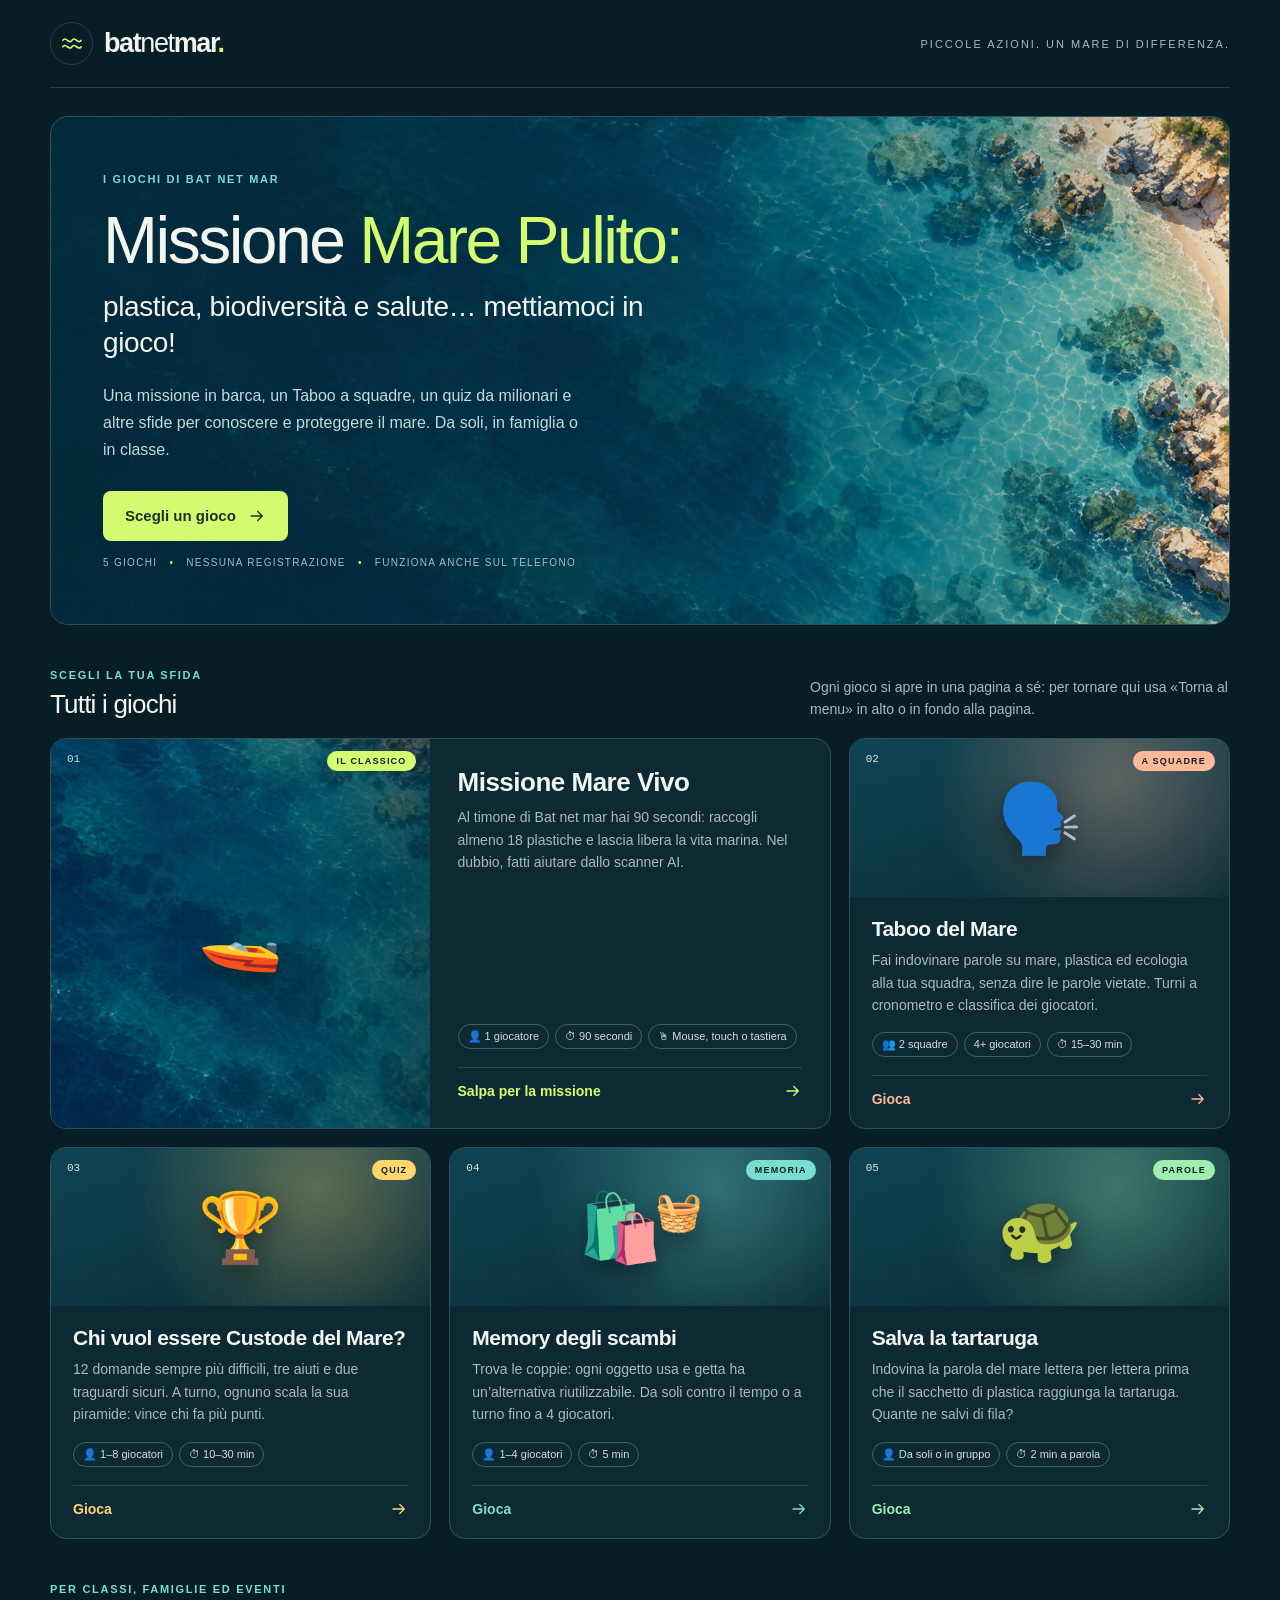
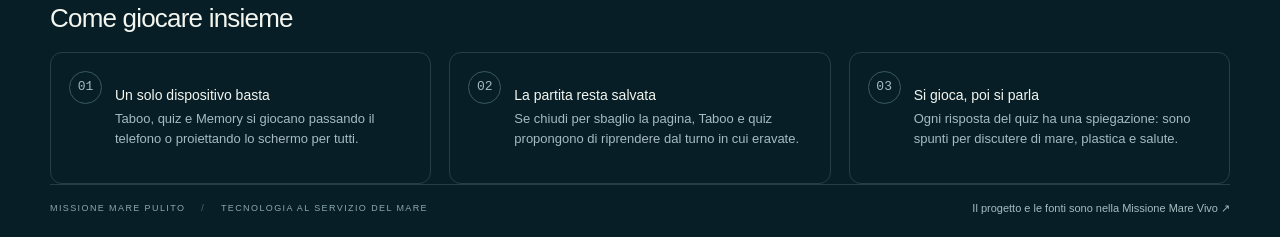
<file: index.html>
<!doctype html>
<html lang="it">
<head>
  <meta charset="utf-8">
  <meta name="viewport" content="width=device-width,initial-scale=1">
  <meta name="theme-color" content="#081f28">
  <meta name="description" content="Missione Mare Pulito: plastica, biodiversità e salute… mettiamoci in gioco! I giochi di Bat net mar: Missione Mare Vivo, Taboo del Mare, il quiz Chi vuol essere Custode del Mare?, il Memory degli scambi e Salva la tartaruga.">
  <title>Missione Mare Pulito: plastica, biodiversità e salute… mettiamoci in gioco!</title>
  <link rel="icon" type="image/svg+xml" href="data:image/svg+xml,%3Csvg xmlns='http://www.w3.org/2000/svg' viewBox='0 0 32 32'%3E%3Crect width='32' height='32' rx='9' fill='%23081f28'/%3E%3Cpath d='M6 13q5-6 10 0t10 0M6 21q5-6 10 0t10 0' fill='none' stroke='%23d5fc70' stroke-width='3'/%3E%3C/svg%3E">
  <link rel="stylesheet" href="./giochi/giochi.css">
</head>
<body>
  <svg class="icon-library" aria-hidden="true" xmlns="http://www.w3.org/2000/svg"><defs>
    <symbol id="i-wave" viewBox="0 0 24 24"><path d="M2 8c3-5 7 5 10 0s7 5 10 0M2 15c3-5 7 5 10 0s7 5 10 0"/></symbol>
    <symbol id="i-arrow" viewBox="0 0 24 24"><path d="M4 12h15m-6-6 6 6-6 6"/></symbol>
  </defs></svg>

  <header class="site-header wrap">
    <a class="brand" href="./index.html" aria-label="Missione Mare Pulito, menu dei giochi"><span class="brand-icon"><svg><use href="#i-wave"/></svg></span><span>bat<span class="brand-light">net</span>mar<span class="brand-dot">.</span></span></a>
    <span class="header-caption">PICCOLE AZIONI. UN MARE DI DIFFERENZA.</span>
  </header>

  <main class="wrap">
    <section class="hub-hero" id="hero">
      <div>
        <span class="eyebrow">I GIOCHI DI BAT NET MAR</span>
        <h1>Missione <em>Mare Pulito:</em><span class="hero-sub">plastica, biodiversità e salute… mettiamoci in gioco!</span></h1>
        <p>Una missione in barca, un Taboo a squadre, un quiz da milionari e altre sfide per conoscere e proteggere il mare. Da soli, in famiglia o in classe.</p>
        <a class="btn btn-primary" href="#giochi">Scegli un gioco <svg><use href="#i-arrow"/></svg></a>
        <span class="hero-meta">5 GIOCHI <span>•</span> NESSUNA REGISTRAZIONE <span>•</span> FUNZIONA ANCHE SUL TELEFONO</span>
      </div>
    </section>

    <div class="section-head" id="giochi">
      <div><span class="eyebrow">SCEGLI LA TUA SFIDA</span><h2>Tutti i giochi</h2></div>
      <p>Ogni gioco si apre in una pagina a sé: per tornare qui usa «Torna al menu» in alto o in fondo alla pagina.</p>
    </div>

    <div class="game-grid">
      <a class="game-card featured" href="./mare-vivo.html" style="--accent:var(--lime)">
        <div class="card-art"><span class="card-num">01</span><span class="card-badge">IL CLASSICO</span><span class="card-emoji" aria-hidden="true">🚤</span></div>
        <div class="card-body">
          <h3>Missione Mare Vivo</h3>
          <p>Al timone di Bat net mar hai 90 secondi: raccogli almeno 18 plastiche e lascia libera la vita marina. Nel dubbio, fatti aiutare dallo scanner AI.</p>
          <div class="card-meta"><span class="chip">👤 1 giocatore</span><span class="chip">⏱ 90 secondi</span><span class="chip">🖱 Mouse, touch o tastiera</span></div>
          <span class="card-cta">Salpa per la missione <svg><use href="#i-arrow"/></svg></span>
        </div>
      </a>

      <a class="game-card" href="./taboo.html" style="--accent:var(--coral);--glow:#ffb89855">
        <div class="card-art"><span class="card-num">02</span><span class="card-badge">A SQUADRE</span><span class="card-emoji" aria-hidden="true">🗣️</span></div>
        <div class="card-body">
          <h3>Taboo del Mare</h3>
          <p>Fai indovinare parole su mare, plastica ed ecologia alla tua squadra, senza dire le parole vietate. Turni a cronometro e classifica dei giocatori.</p>
          <div class="card-meta"><span class="chip">👥 2 squadre</span><span class="chip">4+ giocatori</span><span class="chip">⏱ 15–30 min</span></div>
          <span class="card-cta">Gioca <svg><use href="#i-arrow"/></svg></span>
        </div>
      </a>

      <a class="game-card" href="./quiz.html" style="--accent:var(--sun);--glow:#ffd66e55">
        <div class="card-art"><span class="card-num">03</span><span class="card-badge">QUIZ</span><span class="card-emoji" aria-hidden="true">🏆</span></div>
        <div class="card-body">
          <h3>Chi vuol essere Custode del Mare?</h3>
          <p>12 domande sempre più difficili, tre aiuti e due traguardi sicuri. A turno, ognuno scala la sua piramide: vince chi fa più punti.</p>
          <div class="card-meta"><span class="chip">👤 1–8 giocatori</span><span class="chip">⏱ 10–30 min</span></div>
          <span class="card-cta">Gioca <svg><use href="#i-arrow"/></svg></span>
        </div>
      </a>

      <a class="game-card" href="./memory.html" style="--accent:var(--aqua);--glow:#79ddd055">
        <div class="card-art"><span class="card-num">04</span><span class="card-badge">MEMORIA</span><span class="card-emoji" aria-hidden="true">🛍️<small>🧺</small></span></div>
        <div class="card-body">
          <h3>Memory degli scambi</h3>
          <p>Trova le coppie: ogni oggetto usa e getta ha un’alternativa riutilizzabile. Da soli contro il tempo o a turno fino a 4 giocatori.</p>
          <div class="card-meta"><span class="chip">👤 1–4 giocatori</span><span class="chip">⏱ 5 min</span></div>
          <span class="card-cta">Gioca <svg><use href="#i-arrow"/></svg></span>
        </div>
      </a>

      <a class="game-card" href="./tartaruga.html" style="--accent:#9ff0b0;--glow:#9ff0b055">
        <div class="card-art"><span class="card-num">05</span><span class="card-badge">PAROLE</span><span class="card-emoji" aria-hidden="true">🐢</span></div>
        <div class="card-body">
          <h3>Salva la tartaruga</h3>
          <p>Indovina la parola del mare lettera per lettera prima che il sacchetto di plastica raggiunga la tartaruga. Quante ne salvi di fila?</p>
          <div class="card-meta"><span class="chip">👤 Da soli o in gruppo</span><span class="chip">⏱ 2 min a parola</span></div>
          <span class="card-cta">Gioca <svg><use href="#i-arrow"/></svg></span>
        </div>
      </a>
    </div>

    <div class="section-head">
      <div><span class="eyebrow">PER CLASSI, FAMIGLIE ED EVENTI</span><h2>Come giocare insieme</h2></div>
    </div>
    <div class="tips">
      <div class="tip"><span class="tip-number">01</span><p><strong>Un solo dispositivo basta</strong><span>Taboo, quiz e Memory si giocano passando il telefono o proiettando lo schermo per tutti.</span></p></div>
      <div class="tip"><span class="tip-number">02</span><p><strong>La partita resta salvata</strong><span>Se chiudi per sbaglio la pagina, Taboo e quiz propongono di riprendere dal turno in cui eravate.</span></p></div>
      <div class="tip"><span class="tip-number">03</span><p><strong>Si gioca, poi si parla</strong><span>Ogni risposta del quiz ha una spiegazione: sono spunti per discutere di mare, plastica e salute.</span></p></div>
    </div>
  </main>

  <footer class="wrap"><span>MISSIONE MARE PULITO <span class="footer-separator">/</span> TECNOLOGIA AL SERVIZIO DEL MARE</span><a href="./mare-vivo.html">Il progetto e le fonti sono nella Missione Mare Vivo ↗</a></footer>

  <script>
    // Lo sfondo è locale: la pagina funziona anche senza connessione.
    (() => { const art = new Image(); art.onload = () => document.getElementById('hero').classList.add('has-art'); art.src = './assets/ocean.png'; })();
  </script>
</body>
</html>
</file>
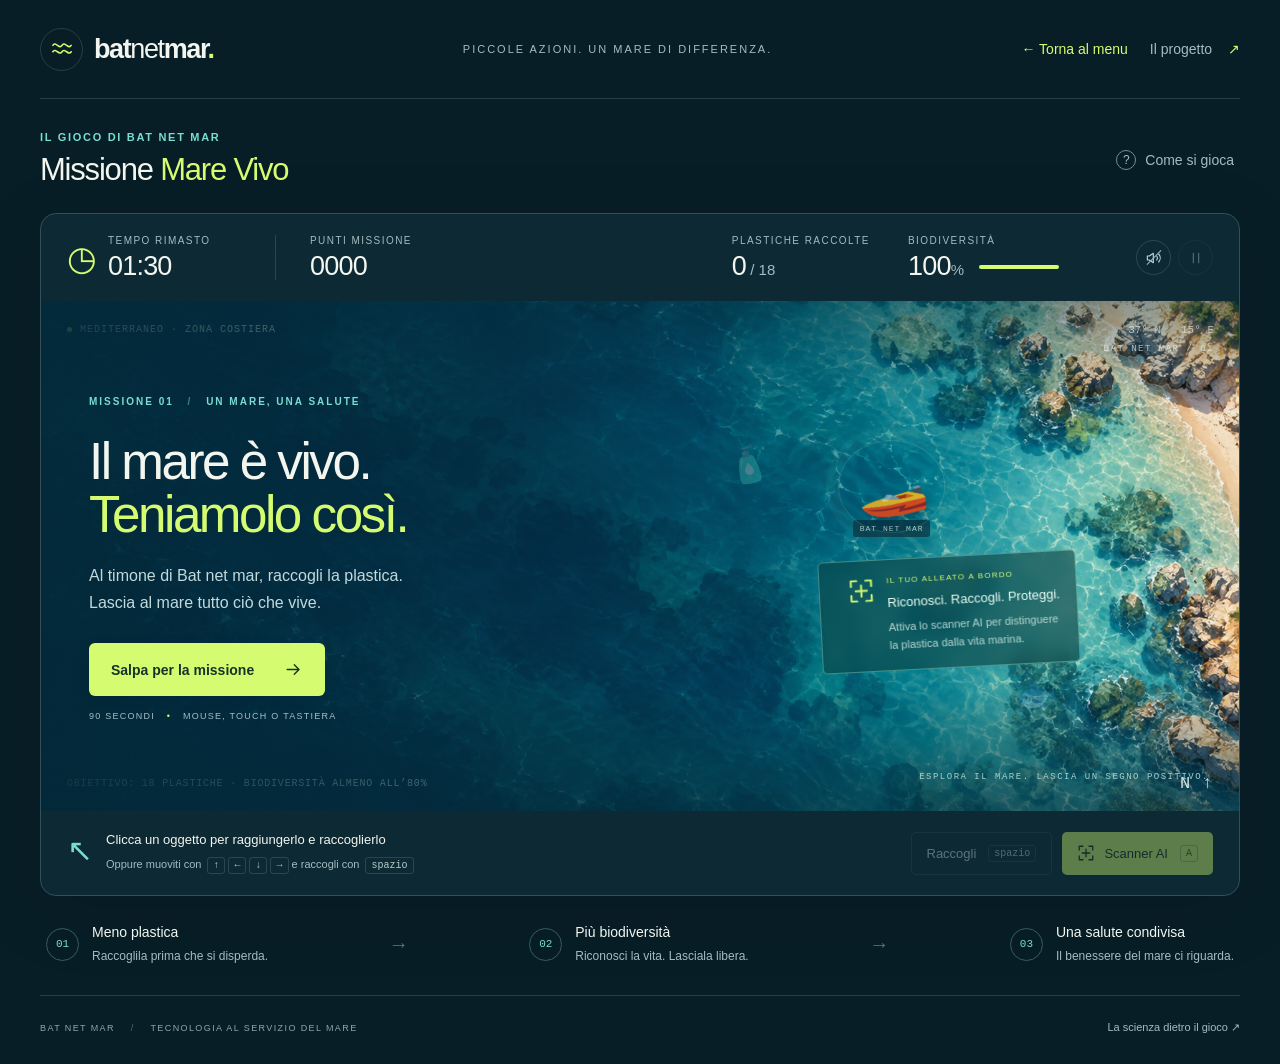
<file: mare-vivo.html>
<!doctype html>
<html lang="it">
<head>
  <meta charset="utf-8">
  <meta name="viewport" content="width=device-width,initial-scale=1">
  <meta name="theme-color" content="#081f28">
  <meta name="description" content="Una missione di 90 secondi con Bat net mar. Raccogli la plastica, riconosci la vita marina e scopri perché la salute del mare riguarda tutti noi.">
  <title>Missione Mare Vivo — Missione Mare Pulito</title>
  <link rel="icon" type="image/svg+xml" href="data:image/svg+xml,%3Csvg xmlns='http://www.w3.org/2000/svg' viewBox='0 0 32 32'%3E%3Crect width='32' height='32' rx='9' fill='%23081f28'/%3E%3Cpath d='M6 13q5-6 10 0t10 0M6 21q5-6 10 0t10 0' fill='none' stroke='%23d5fc70' stroke-width='3'/%3E%3C/svg%3E">
  <link rel="stylesheet" href="./style.css">
  <script src="./game.js" defer></script>
</head>
<body>
  <svg class="icon-library" aria-hidden="true" xmlns="http://www.w3.org/2000/svg"><defs>
    <symbol id="i-wave" viewBox="0 0 24 24"><path d="M2 8c3-5 7 5 10 0s7 5 10 0M2 15c3-5 7 5 10 0s7 5 10 0"/></symbol>
    <symbol id="i-scan" viewBox="0 0 24 24"><path d="M8 3H3v5m13-5h5v5M3 16v5h5m13-5v5h-5M7 12h10m-5-5v10"/></symbol>
    <symbol id="i-arrow" viewBox="0 0 24 24"><path d="M4 12h15m-6-6 6 6-6 6"/></symbol>
    <symbol id="i-pause" viewBox="0 0 24 24"><path d="M8 5v14M16 5v14"/></symbol>
    <symbol id="i-sound" viewBox="0 0 24 24"><path d="m11 5-6 4H2v6h3l6 4V5Zm5 4a5 5 0 0 1 0 6m3-9a9 9 0 0 1 0 12"/></symbol>
    <symbol id="i-close" viewBox="0 0 24 24"><path d="m6 6 12 12M6 18 18 6"/></symbol>
    <symbol id="i-heart" viewBox="0 0 24 24"><path d="M20 5c-3-3-7-1-8 1-1-2-5-4-8-1s-1 7 8 14c9-7 11-11 8-14Z"/></symbol>
    <symbol id="i-check" viewBox="0 0 24 24"><path d="m5 12 4 4L19 6"/></symbol>
  </defs></svg>

  <header class="site-header">
    <a class="brand" href="./index.html" aria-label="Missione Mare Pulito, menu dei giochi"><span class="brand-icon"><svg><use href="#i-wave"/></svg></span><span>bat<span class="brand-light">net</span>mar<span class="brand-dot">.</span></span></a>
    <span class="header-caption">PICCOLE AZIONI. UN MARE DI DIFFERENZA.</span>
    <div class="header-actions"><a class="games-link" href="./index.html"><span aria-hidden="true">←</span> <span class="games-link-long">Torna al </span>menu</a><button class="text-button" id="aboutButton">Il progetto <span aria-hidden="true">↗</span></button></div>
  </header>

  <main>
    <div class="mission-heading"><div><span class="eyebrow">IL GIOCO DI BAT NET MAR</span><h1>Missione <em>Mare Vivo</em></h1></div><button class="help-button" id="helpButton"><span aria-hidden="true">?</span> Come si gioca</button></div>

    <section class="game-shell" aria-label="Missione Mare Vivo">
      <div class="instrument-bar">
        <div class="timer-wrap"><span class="timer-icon" aria-hidden="true">◷</span><div><span class="instrument-label">TEMPO RIMASTO</span><strong id="timeValue">01:30</strong></div></div>
        <div class="instrument score-instrument"><span class="instrument-label">PUNTI MISSIONE</span><strong id="scoreValue">0000</strong></div>
        <div class="instrument plastic-instrument"><span class="instrument-label">PLASTICHE RACCOLTE</span><strong><span id="plasticValue">0</span><small> / 18</small></strong></div>
        <div class="instrument bio-instrument"><span class="instrument-label">BIODIVERSITÀ</span><div class="bio-line"><strong id="bioValue">100<span>%</span></strong><span class="meter"><span id="bioMeter"></span></span></div></div>
        <div class="instrument-actions"><button class="icon-button is-muted" id="soundButton" aria-label="Attiva i suoni" aria-pressed="false"><svg><use href="#i-sound"/></svg></button><button class="icon-button" id="pauseButton" aria-label="Pausa" disabled><svg><use href="#i-pause"/></svg></button></div>
      </div>

      <div class="ocean" id="ocean" tabindex="0" role="group" aria-label="Area di gioco. Usa le frecce per muovere la barca, spazio per raccogliere, A per lo scanner AI e P per la pausa.">
        <div class="ocean-shade"></div>
        <div class="sea-grid" aria-hidden="true"></div>
        <div class="map-label"><span class="live-dot"></span> <span id="zoneLabel">MEDITERRANEO · ZONA COSTIERA</span></div>
        <div class="coordinates" aria-hidden="true">37° N &nbsp; 15° E<br><span>BAT NET MAR / 01</span></div>
        <div id="itemsLayer" class="items-layer"></div>
        <div id="boat" class="boat" aria-label="Barca Bat net mar"><div class="boat-ring"></div><span class="boat-emoji" aria-hidden="true">🚤</span><span class="boat-name">BAT NET MAR</span></div>
        <div id="targetMarker" class="target-marker" hidden aria-hidden="true"></div>
        <div id="effectsLayer" class="effects-layer" aria-hidden="true"></div>
        <div class="toast" id="toast" role="status" aria-live="polite"></div>
        <div class="scan-status" id="scanStatus" hidden><svg><use href="#i-scan"/></svg> SCANNER AI ATTIVO <span>· riconoscimento simulato</span></div>

        <div class="start-screen" id="startScreen">
          <div class="start-copy"><span class="mission-number">MISSIONE 01 <span> / </span> UN MARE, UNA SALUTE</span><h2>Il mare è vivo.<br><em>Teniamolo così.</em></h2><p>Al timone di Bat net mar, raccogli la plastica.<br>Lascia al mare tutto ciò che vive.</p><button class="primary-button" id="startButton">Salpa per la missione <svg><use href="#i-arrow"/></svg></button><span class="start-meta">90 SECONDI <span>•</span> MOUSE, TOUCH O TASTIERA</span></div>
          <div class="start-callout"><span class="callout-corners" aria-hidden="true"></span><svg><use href="#i-scan"/></svg><div><span>IL TUO ALLEATO A BORDO</span><strong>Riconosci. Raccogli. Proteggi.</strong><p>Attiva lo scanner AI per distinguere<br>la plastica dalla vita marina.</p></div></div>
          <span class="start-map-note">ESPLORA IL MARE. LASCIA UN SEGNO POSITIVO.</span>
        </div>

        <div class="pause-screen overlay-screen" id="pauseScreen" hidden><div class="overlay-card"><span class="eyebrow">UN RESPIRO, POI SI RIPARTE</span><h2>Il mare ti aspetta.</h2><p>La missione è in pausa.</p><button class="primary-button" id="resumeButton">Riprendi la missione <svg><use href="#i-arrow"/></svg></button></div></div>

        <div class="result-screen overlay-screen" id="resultScreen" hidden>
          <div class="result-card"><span class="eyebrow">MISSIONE COMPLETATA</span><h2 id="resultTitle">Ogni gesto conta.</h2><p id="resultSubtitle"></p><div class="result-stats"><div><strong id="resultPlastic">0</strong><span>plastiche raccolte</span></div><div><strong id="resultBio">100%</strong><span>biodiversità</span></div><div><strong id="resultScore">0</strong><span>punti missione</span></div></div><div class="health-message"><svg><use href="#i-heart"/></svg><p><strong>Un mare, una salute.</strong><br>Rimuovere la plastica prima che si frammenti aiuta a ridurre una fonte di microplastiche. La salute del mare riguarda anche noi.</p></div><div class="result-actions"><button class="primary-button" id="restartButton">Una nuova missione <svg><use href="#i-arrow"/></svg></button><button class="text-button" id="learnButton">Porta il gioco nella realtà ↗</button><a class="text-button games-link" href="./index.html">Torna al menu dei giochi →</a></div><span class="result-note">Punteggi simbolici di gioco, non misure ambientali o sanitarie.</span></div>
        </div>
        <div class="map-bottom"><span id="gameHint">OBIETTIVO: 18 PLASTICHE · BIODIVERSITÀ ALMENO ALL’80%</span><span class="compass" aria-hidden="true">N ↑</span></div>
      </div>

      <div class="control-deck"><div class="control-tip"><span class="cursor-symbol" aria-hidden="true">↖</span><div><strong>Clicca un oggetto per raggiungerlo e raccoglierlo</strong><span>Oppure muoviti con <kbd>↑</kbd><kbd>←</kbd><kbd>↓</kbd><kbd>→</kbd> e raccogli con <kbd>spazio</kbd></span></div></div><div class="game-buttons"><button id="collectButton" class="collect-button" disabled>Raccogli <kbd>spazio</kbd></button><button id="scanButton" class="scan-button" disabled><svg><use href="#i-scan"/></svg><span id="scanButtonLabel">Scanner AI</span><kbd>A</kbd></button></div></div>
    </section>

    <section class="impact-strip" aria-label="Le tre connessioni della missione"><div><span class="impact-number">01</span><p><strong>Meno plastica</strong><span>Raccoglila prima che si disperda.</span></p></div><span class="strip-link" aria-hidden="true">→</span><div><span class="impact-number">02</span><p><strong>Più biodiversità</strong><span>Riconosci la vita. Lasciala libera.</span></p></div><span class="strip-link" aria-hidden="true">→</span><div><span class="impact-number">03</span><p><strong>Una salute condivisa</strong><span>Il benessere del mare ci riguarda.</span></p></div></section>
  </main>
  <footer><span>BAT NET MAR <span class="footer-separator">/</span> TECNOLOGIA AL SERVIZIO DEL MARE</span><button class="text-button" id="sourcesButton">La scienza dietro il gioco ↗</button></footer>

  <dialog id="infoDialog" aria-labelledby="dialogTitle"><button class="dialog-close icon-button" id="closeDialog" aria-label="Chiudi"><svg><use href="#i-close"/></svg></button><div id="dialogContent"></div></dialog>
</body>
</html>
</file>
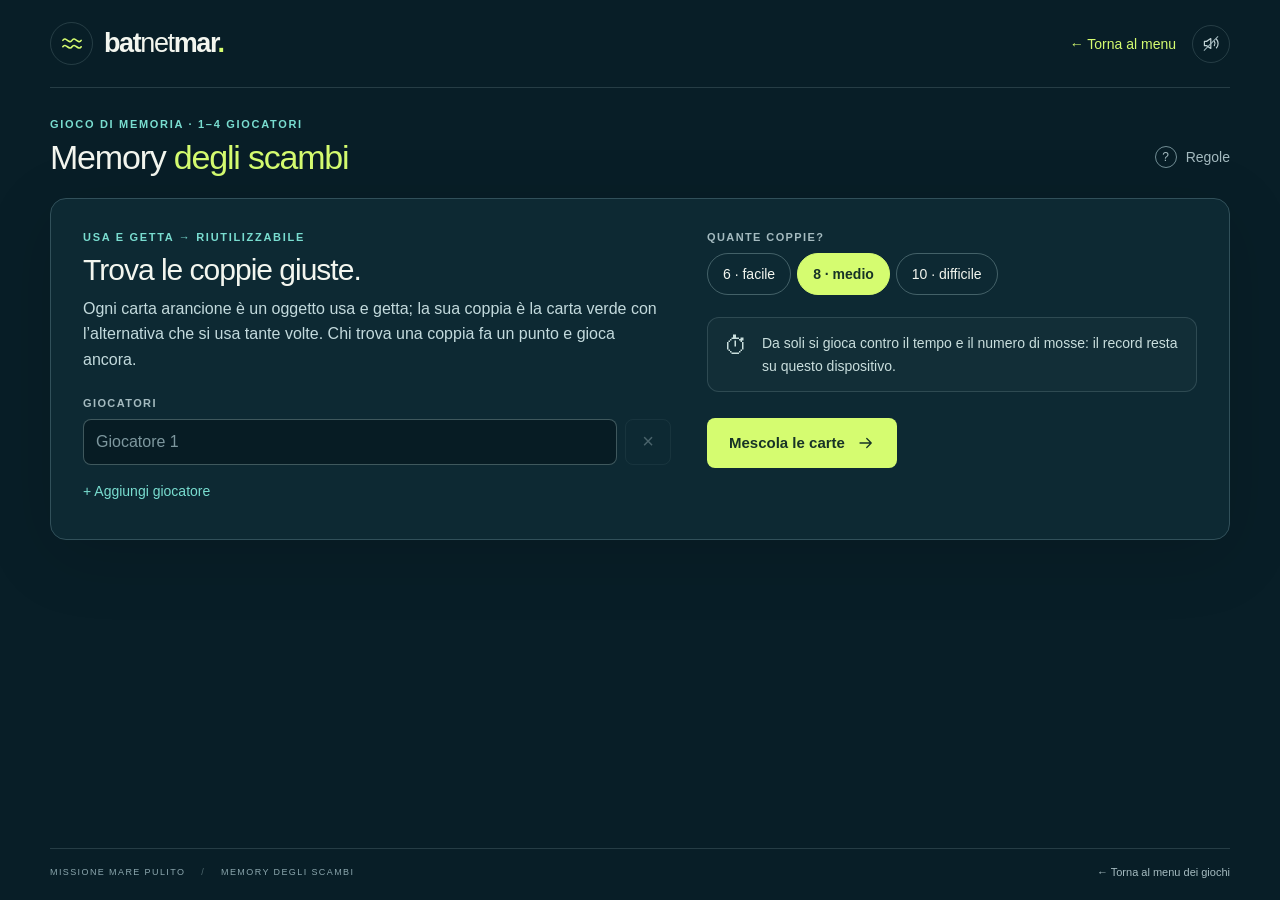
<file: memory.html>
<!doctype html>
<html lang="it">
<head>
  <meta charset="utf-8">
  <meta name="viewport" content="width=device-width,initial-scale=1">
  <meta name="theme-color" content="#081f28">
  <meta name="description" content="Memory degli scambi: abbina ogni oggetto usa e getta alla sua alternativa riutilizzabile. Da soli o fino a 4 giocatori.">
  <title>Memory degli scambi — Missione Mare Pulito</title>
  <link rel="icon" type="image/svg+xml" href="data:image/svg+xml,%3Csvg xmlns='http://www.w3.org/2000/svg' viewBox='0 0 32 32'%3E%3Crect width='32' height='32' rx='9' fill='%23081f28'/%3E%3Cpath d='M6 13q5-6 10 0t10 0M6 21q5-6 10 0t10 0' fill='none' stroke='%23d5fc70' stroke-width='3'/%3E%3C/svg%3E">
  <link rel="stylesheet" href="./giochi/giochi.css">
  <script src="./giochi/comune.js" defer></script>
  <script src="./giochi/memory.js" defer></script>
</head>
<body>
  <svg class="icon-library" aria-hidden="true" xmlns="http://www.w3.org/2000/svg"><defs>
    <symbol id="i-wave" viewBox="0 0 24 24"><path d="M2 8c3-5 7 5 10 0s7 5 10 0M2 15c3-5 7 5 10 0s7 5 10 0"/></symbol>
    <symbol id="i-arrow" viewBox="0 0 24 24"><path d="M4 12h15m-6-6 6 6-6 6"/></symbol>
    <symbol id="i-sound" viewBox="0 0 24 24"><path d="m11 5-6 4H2v6h3l6 4V5Zm5 4a5 5 0 0 1 0 6m3-9a9 9 0 0 1 0 12"/></symbol>
    <symbol id="i-close" viewBox="0 0 24 24"><path d="m6 6 12 12M6 18 18 6"/></symbol>
  </defs></svg>

  <header class="site-header wrap">
    <a class="brand" href="./index.html" aria-label="Missione Mare Pulito, menu dei giochi"><span class="brand-icon"><svg><use href="#i-wave"/></svg></span><span>bat<span class="brand-light">net</span>mar<span class="brand-dot">.</span></span></a>
    <div class="header-actions"><a class="back-link" href="./index.html">← <span class="long">Torna al </span>menu</a><button class="icon-button is-muted" id="soundButton" aria-label="Attiva i suoni" aria-pressed="false"><svg><use href="#i-sound"/></svg></button></div>
  </header>

  <main class="wrap">
    <div class="page-heading"><div><span class="eyebrow">GIOCO DI MEMORIA · 1–4 GIOCATORI</span><h1>Memory <em>degli scambi</em></h1></div><button class="help-button" data-open="rulesDialog"><span aria-hidden="true">?</span> Regole</button></div>

    <section class="panel" aria-label="Memory degli scambi">
      <div class="screen" id="setupScreen">
        <div class="two-cols">
          <div>
            <span class="eyebrow">USA E GETTA → RIUTILIZZABILE</span>
            <h2 class="screen-title">Trova le coppie giuste.</h2>
            <p class="screen-lead">Ogni carta arancione è un oggetto usa e getta; la sua coppia è la carta verde con l’alternativa che si usa tante volte. Chi trova una coppia fa un punto e gioca ancora.</p>
            <span class="field-label">Giocatori</span>
            <div id="memPlayers"></div>
          </div>
          <div>
            <fieldset class="seg"><legend class="field-label">Quante coppie?</legend><div class="seg-options">
              <input type="radio" name="pairs" id="c6" value="6"><label for="c6">6 · facile</label>
              <input type="radio" name="pairs" id="c8" value="8" checked><label for="c8">8 · medio</label>
              <input type="radio" name="pairs" id="c10" value="10"><label for="c10">10 · difficile</label>
            </div></fieldset>
            <p class="turn-hint"><span aria-hidden="true">⏱</span><span id="bestText">Da soli si gioca contro il tempo e il numero di mosse: il record resta su questo dispositivo.</span></p>
            <div class="actions"><button class="btn btn-primary" id="startButton">Mescola le carte <svg><use href="#i-arrow"/></svg></button></div>
          </div>
        </div>
      </div>

      <div class="screen" id="playScreen" hidden>
        <h2 class="visually-hidden">Partita in corso</h2>
        <div class="mem-bar"><div class="mem-players" id="memScores"></div><span class="mem-stats" id="memStats"></span></div>
        <div class="mem-grid" id="grid"></div>
        <div class="actions" style="justify-content:center"><button class="text-button" id="restartButton">↻ Ricomincia</button></div>
      </div>

      <div class="screen" id="endScreen" hidden>
        <div class="confetti" id="confetti" aria-hidden="true"></div>
        <div class="end-hero"><span class="trophy" aria-hidden="true">🧺</span><span class="eyebrow">TUTTE LE COPPIE TROVATE</span><h2 class="screen-title" id="endTitle"></h2><p id="endText"></p></div>
        <div class="board end-board" id="endRankingBox"><ol class="rank-list" id="endBoard"></ol></div>
        <div class="actions end-actions"><button class="btn btn-primary" id="againButton">Gioca ancora <svg><use href="#i-arrow"/></svg></button><button class="btn btn-ghost" id="setupButton">Cambia impostazioni</button><a class="btn btn-ghost" href="./index.html">← Torna al menu</a></div>
        <span class="field-label" style="margin-top:34px">Gli scambi di questa partita</span>
        <ul class="swap-list" id="swapList"></ul>
      </div>
    </section>
  </main>

  <footer class="wrap"><span>MISSIONE MARE PULITO <span class="footer-separator">/</span> MEMORY DEGLI SCAMBI</span><a href="./index.html">← Torna al menu dei giochi</a></footer>
  <div class="toast" id="toast" role="status" aria-live="polite"></div>

  <dialog id="rulesDialog" aria-labelledby="rulesTitle">
    <button class="dialog-close icon-button" data-close aria-label="Chiudi"><svg><use href="#i-close"/></svg></button>
    <span class="eyebrow">COME SI GIOCA</span>
    <h2 id="rulesTitle">Uno scambio alla volta.</h2>
    <ul>
      <li>A turno, scopri due carte.</li>
      <li>Se sono l’oggetto <strong>usa e getta</strong> (arancione) e la sua <strong>alternativa riutilizzabile</strong> (verde), la coppia è tua: fai un punto e giochi ancora.</li>
      <li>Altrimenti le carte si richiudono e tocca al giocatore successivo.</li>
      <li>Quando tutte le coppie sono state trovate, vince chi ne ha di più.</li>
    </ul>
    <p class="dialog-note">Da soli contano le mosse e il tempo. A fine partita trovi il perché di ogni scambio.</p>
  </dialog>
</body>
</html>
</file>
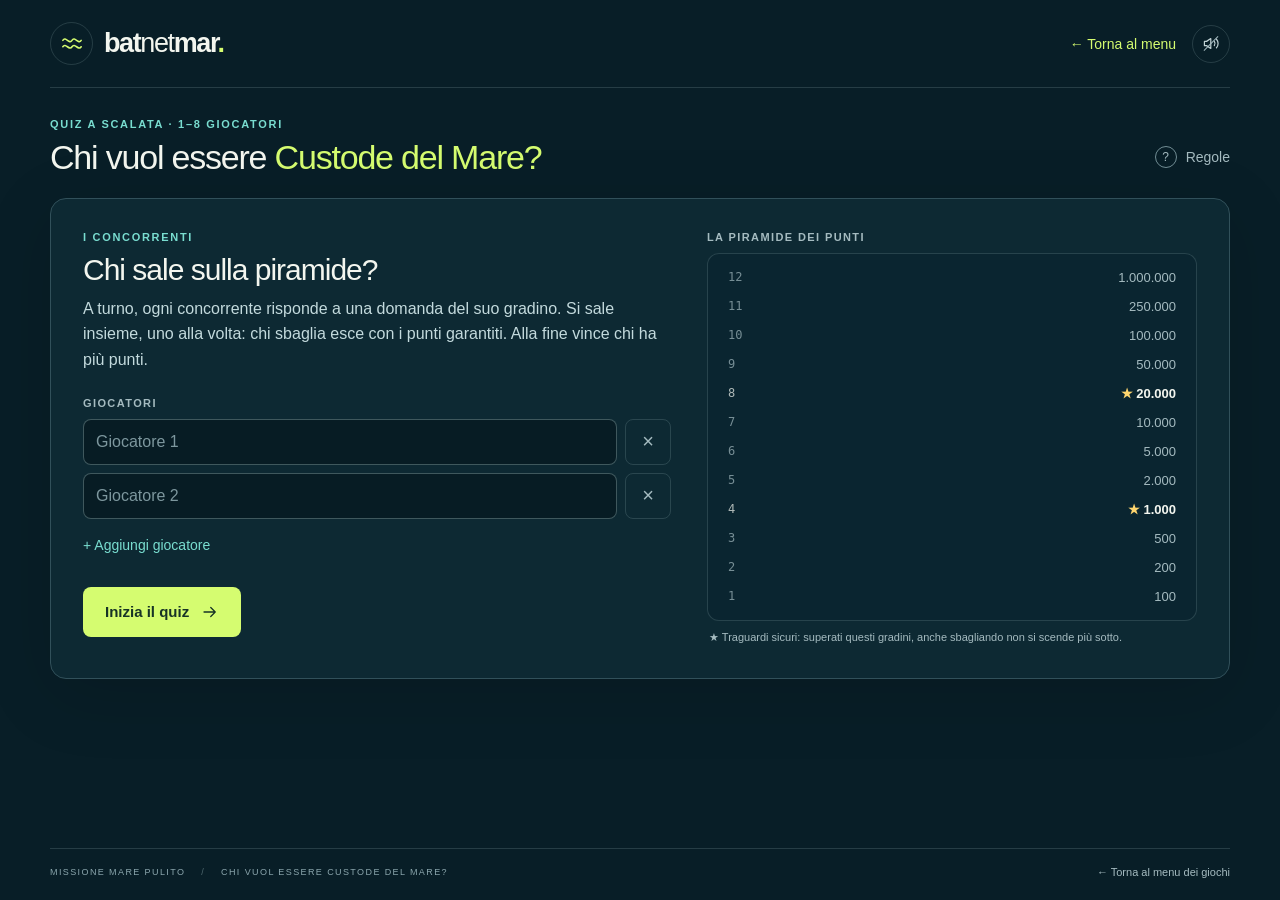
<file: quiz.html>
<!doctype html>
<html lang="it">
<head>
  <meta charset="utf-8">
  <meta name="viewport" content="width=device-width,initial-scale=1">
  <meta name="theme-color" content="#081f28">
  <meta name="description" content="Chi vuol essere Custode del Mare? Un quiz a scalata su mare, plastica, biodiversità e clima: 12 domande, tre aiuti, vince chi fa più punti.">
  <title>Chi vuol essere Custode del Mare? — Missione Mare Pulito</title>
  <link rel="icon" type="image/svg+xml" href="data:image/svg+xml,%3Csvg xmlns='http://www.w3.org/2000/svg' viewBox='0 0 32 32'%3E%3Crect width='32' height='32' rx='9' fill='%23081f28'/%3E%3Cpath d='M6 13q5-6 10 0t10 0M6 21q5-6 10 0t10 0' fill='none' stroke='%23d5fc70' stroke-width='3'/%3E%3C/svg%3E">
  <link rel="stylesheet" href="./giochi/giochi.css">
  <script src="./giochi/comune.js" defer></script>
  <script src="./giochi/dati/domande-quiz.js" defer></script>
  <script src="./giochi/quiz.js" defer></script>
</head>
<body>
  <svg class="icon-library" aria-hidden="true" xmlns="http://www.w3.org/2000/svg"><defs>
    <symbol id="i-wave" viewBox="0 0 24 24"><path d="M2 8c3-5 7 5 10 0s7 5 10 0M2 15c3-5 7 5 10 0s7 5 10 0"/></symbol>
    <symbol id="i-arrow" viewBox="0 0 24 24"><path d="M4 12h15m-6-6 6 6-6 6"/></symbol>
    <symbol id="i-sound" viewBox="0 0 24 24"><path d="m11 5-6 4H2v6h3l6 4V5Zm5 4a5 5 0 0 1 0 6m3-9a9 9 0 0 1 0 12"/></symbol>
    <symbol id="i-close" viewBox="0 0 24 24"><path d="m6 6 12 12M6 18 18 6"/></symbol>
  </defs></svg>

  <header class="site-header wrap">
    <a class="brand" href="./index.html" aria-label="Missione Mare Pulito, menu dei giochi"><span class="brand-icon"><svg><use href="#i-wave"/></svg></span><span>bat<span class="brand-light">net</span>mar<span class="brand-dot">.</span></span></a>
    <div class="header-actions"><a class="back-link" href="./index.html">← <span class="long">Torna al </span>menu</a><button class="icon-button is-muted" id="soundButton" aria-label="Attiva i suoni" aria-pressed="false"><svg><use href="#i-sound"/></svg></button></div>
  </header>

  <main class="wrap">
    <div class="page-heading"><div><span class="eyebrow">QUIZ A SCALATA · 1–8 GIOCATORI</span><h1>Chi vuol essere <em>Custode del Mare?</em></h1></div><button class="help-button" data-open="rulesDialog"><span aria-hidden="true">?</span> Regole</button></div>

    <section class="panel" aria-label="Quiz">
      <!-- Preparazione -->
      <div class="screen" id="setupScreen">
        <div class="resume-box" id="resumeBox" hidden><p id="resumeText"></p><div class="actions" style="margin:0"><button class="btn btn-primary" id="resumeButton">Riprendi la partita <svg><use href="#i-arrow"/></svg></button><button class="text-button" id="discardButton">Elimina</button></div></div>
        <div class="two-cols">
          <div>
            <span class="eyebrow">I CONCORRENTI</span>
            <h2 class="screen-title">Chi sale sulla piramide?</h2>
            <p class="screen-lead">A turno, ogni concorrente risponde a una domanda del suo gradino. Si sale insieme, uno alla volta: chi sbaglia esce con i punti garantiti. Alla fine vince chi ha più punti.</p>
            <span class="field-label">Giocatori</span>
            <div id="quizPlayers"></div>
            <div class="actions"><button class="btn btn-primary" id="startButton">Inizia il quiz <svg><use href="#i-arrow"/></svg></button></div>
          </div>
          <div>
            <span class="field-label">La piramide dei punti</span>
            <ol class="ladder" id="setupLadder" aria-label="Premi per ogni domanda"></ol>
            <p class="ladder-note">★ Traguardi sicuri: superati questi gradini, anche sbagliando non si scende più sotto.</p>
          </div>
        </div>
      </div>

      <!-- Passaggio di turno -->
      <div class="screen" id="handoffScreen" hidden>
        <div class="two-cols">
          <div>
            <span class="eyebrow" id="handoffEyebrow">PROSSIMA DOMANDA</span>
            <h2 class="turn-call"><span class="visually-hidden">Tocca a </span><span id="handoffName"></span></h2>
            <div class="handoff-stats">
              <div class="stat gold"><span>In palio</span><strong id="handoffPrize"></strong></div>
              <div class="stat"><span>Già in tasca</span><strong id="handoffPoints"></strong></div>
              <div class="stat"><span>Aiuti</span><strong id="handoffLifelines"></strong></div>
            </div>
            <p class="turn-hint"><span aria-hidden="true">🎙️</span><span id="handoffHint"></span></p>
            <div class="actions"><button class="btn btn-primary" id="readyButton">Sono pronto <svg><use href="#i-arrow"/></svg></button><button class="text-button" id="stopButton">Termina il quiz</button></div>
          </div>
          <div class="board"><div><span class="field-label">Classifica</span><ol class="rank-list" id="handoffBoard"></ol></div></div>
        </div>
      </div>

      <!-- Domanda -->
      <div class="screen" id="questionScreen" hidden>
        <div class="quiz-layout">
          <div>
            <div class="q-head"><span class="team-chip" id="qPlayer"></span><span class="q-meta" id="qMeta"></span></div>
            <h2 class="question" id="qText"></h2>
            <div class="answers" id="answers"></div>
            <div class="confirm-bar" id="confirmBar" hidden><p>È la tua risposta definitiva?</p><div><button class="btn btn-ghost" id="changeButton">Ci ripenso</button><button class="btn btn-primary" id="finalButton">Sì, definitiva</button></div></div>
            <div class="lifelines" id="lifelines">
              <button class="lifeline" id="fiftyButton"><b>50:50</b> Due risposte in meno</button>
              <button class="lifeline" id="audienceButton"><b>👥</b> Chiedi al pubblico</button>
              <button class="lifeline" id="swapButton"><b>↻</b> Cambia domanda</button>
              <button class="text-button retire" id="retireButton">Mi ritiro</button>
            </div>
            <div class="reveal" id="reveal" hidden></div>
          </div>
          <aside class="ladder-aside"><ol class="ladder" id="ladder" aria-label="Piramide dei punti"></ol><p class="ladder-note">★ Traguardi sicuri</p></aside>
        </div>
      </div>

      <!-- Classifica finale -->
      <div class="screen" id="endScreen" hidden>
        <div class="confetti" id="confetti" aria-hidden="true"></div>
        <div class="end-hero"><span class="trophy" aria-hidden="true">🏆</span><span class="eyebrow">IL QUIZ È FINITO</span><h2 class="screen-title" id="endTitle"></h2><p id="endText"></p></div>
        <div class="board end-board"><ol class="rank-list" id="endBoard"></ol></div>
        <div class="actions end-actions"><button class="btn btn-primary" id="againButton">Nuova partita, stessi giocatori <svg><use href="#i-arrow"/></svg></button><button class="btn btn-ghost" id="changePlayersButton">Cambia giocatori</button><a class="btn btn-ghost" href="./index.html">← Torna al menu</a></div>
      </div>
    </section>
  </main>

  <footer class="wrap"><span>MISSIONE MARE PULITO <span class="footer-separator">/</span> CHI VUOL ESSERE CUSTODE DEL MARE?</span><a href="./index.html">← Torna al menu dei giochi</a></footer>
  <div class="toast" id="toast" role="status" aria-live="polite"></div>

  <dialog id="rulesDialog" aria-labelledby="rulesTitle">
    <button class="dialog-close icon-button" data-close aria-label="Chiudi"><svg><use href="#i-close"/></svg></button>
    <span class="eyebrow">COME SI GIOCA</span>
    <h2 id="rulesTitle">Dodici gradini fino al milione.</h2>
    <h3>La scalata</h3>
    <p>Ogni gradino vale più punti del precedente: le prime 4 domande sono facili, le 4 centrali medie, le ultime 4 difficili. Si sale un gradino alla volta, tutti insieme: prima rispondono tutti alla domanda 1, poi alla 2, e così via.</p>
    <h3>Rispondere, ritirarsi, sbagliare</h3>
    <ul>
      <li><strong>Risposta giusta:</strong> sali di un gradino e ottieni i punti indicati.</li>
      <li><strong>Mi ritiro:</strong> esci dal gioco e tieni i punti già conquistati.</li>
      <li><strong>Risposta sbagliata:</strong> esci con i punti dell’ultimo traguardo sicuro ★ superato (1.000 o 20.000), oppure con 0.</li>
    </ul>
    <h3>Tre aiuti a testa</h3>
    <ul>
      <li><strong>50:50</strong> elimina due risposte sbagliate.</li>
      <li><strong>Chiedi al pubblico</strong> mostra un sondaggio simulato: il pubblico non ha sempre ragione!</li>
      <li><strong>Cambia domanda</strong> sostituisce la domanda con un’altra dello stesso livello.</li>
    </ul>
    <p class="dialog-note">Vince chi ha più punti quando tutti sono usciti o hanno completato la piramide. Tastiera: <strong>A B C D</strong> per scegliere. I punti sono simbolici. La partita si salva dopo ogni risposta.</p>
  </dialog>
</body>
</html>
</file>
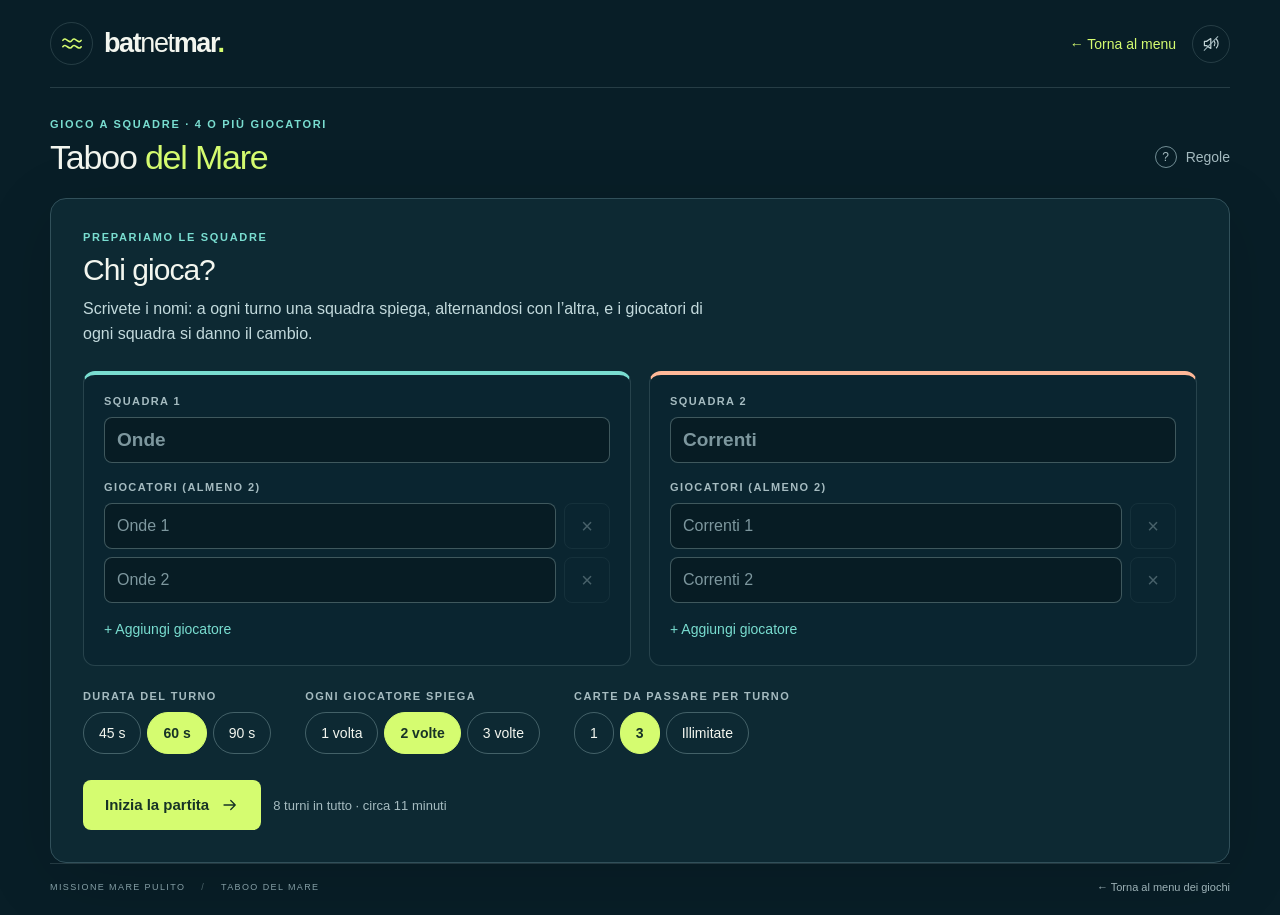
<file: taboo.html>
<!doctype html>
<html lang="it">
<head>
  <meta charset="utf-8">
  <meta name="viewport" content="width=device-width,initial-scale=1">
  <meta name="theme-color" content="#081f28">
  <meta name="description" content="Taboo del Mare: due squadre, un cronometro e tante parole su mare, plastica ed ecologia da far indovinare senza dire le parole vietate.">
  <title>Taboo del Mare — Missione Mare Pulito</title>
  <link rel="icon" type="image/svg+xml" href="data:image/svg+xml,%3Csvg xmlns='http://www.w3.org/2000/svg' viewBox='0 0 32 32'%3E%3Crect width='32' height='32' rx='9' fill='%23081f28'/%3E%3Cpath d='M6 13q5-6 10 0t10 0M6 21q5-6 10 0t10 0' fill='none' stroke='%23d5fc70' stroke-width='3'/%3E%3C/svg%3E">
  <link rel="stylesheet" href="./giochi/giochi.css">
  <script src="./giochi/comune.js" defer></script>
  <script src="./giochi/dati/carte-taboo.js" defer></script>
  <script src="./giochi/taboo.js" defer></script>
</head>
<body>
  <svg class="icon-library" aria-hidden="true" xmlns="http://www.w3.org/2000/svg"><defs>
    <symbol id="i-wave" viewBox="0 0 24 24"><path d="M2 8c3-5 7 5 10 0s7 5 10 0M2 15c3-5 7 5 10 0s7 5 10 0"/></symbol>
    <symbol id="i-arrow" viewBox="0 0 24 24"><path d="M4 12h15m-6-6 6 6-6 6"/></symbol>
    <symbol id="i-sound" viewBox="0 0 24 24"><path d="m11 5-6 4H2v6h3l6 4V5Zm5 4a5 5 0 0 1 0 6m3-9a9 9 0 0 1 0 12"/></symbol>
    <symbol id="i-close" viewBox="0 0 24 24"><path d="m6 6 12 12M6 18 18 6"/></symbol>
  </defs></svg>

  <header class="site-header wrap">
    <a class="brand" href="./index.html" aria-label="Missione Mare Pulito, menu dei giochi"><span class="brand-icon"><svg><use href="#i-wave"/></svg></span><span>bat<span class="brand-light">net</span>mar<span class="brand-dot">.</span></span></a>
    <div class="header-actions"><a class="back-link" href="./index.html">← <span class="long">Torna al </span>menu</a><button class="icon-button is-muted" id="soundButton" aria-label="Attiva i suoni" aria-pressed="false"><svg><use href="#i-sound"/></svg></button></div>
  </header>

  <main class="wrap">
    <div class="page-heading"><div><span class="eyebrow">GIOCO A SQUADRE · 4 O PIÙ GIOCATORI</span><h1>Taboo <em>del Mare</em></h1></div><button class="help-button" data-open="rulesDialog" id="rulesButton"><span aria-hidden="true">?</span> Regole</button></div>

    <section class="panel" aria-label="Taboo del Mare">
      <!-- Preparazione -->
      <div class="screen" id="setupScreen">
        <div class="resume-box" id="resumeBox" hidden><p id="resumeText"></p><div class="actions" style="margin:0"><button class="btn btn-primary" id="resumeButton">Riprendi la partita <svg><use href="#i-arrow"/></svg></button><button class="text-button" id="discardButton">Elimina</button></div></div>
        <span class="eyebrow">PREPARIAMO LE SQUADRE</span>
        <h2 class="screen-title">Chi gioca?</h2>
        <p class="screen-lead">Scrivete i nomi: a ogni turno una squadra spiega, alternandosi con l’altra, e i giocatori di ogni squadra si danno il cambio.</p>
        <div class="setup-grid">
          <div class="setup-box team-box team-a"><label class="field-label" for="teamAName">Squadra 1</label><input class="text-input team-name-input" id="teamAName" maxlength="16" placeholder="Onde" autocomplete="off"><span class="field-label">Giocatori (almeno 2)</span><div id="teamAPlayers"></div></div>
          <div class="setup-box team-box team-b"><label class="field-label" for="teamBName">Squadra 2</label><input class="text-input team-name-input" id="teamBName" maxlength="16" placeholder="Correnti" autocomplete="off"><span class="field-label">Giocatori (almeno 2)</span><div id="teamBPlayers"></div></div>
        </div>
        <div class="options">
          <fieldset class="seg"><legend class="field-label">Durata del turno</legend><div class="seg-options">
            <input type="radio" name="duration" id="d45" value="45"><label for="d45">45 s</label>
            <input type="radio" name="duration" id="d60" value="60" checked><label for="d60">60 s</label>
            <input type="radio" name="duration" id="d90" value="90"><label for="d90">90 s</label>
          </div></fieldset>
          <fieldset class="seg"><legend class="field-label">Ogni giocatore spiega</legend><div class="seg-options">
            <input type="radio" name="rounds" id="r1" value="1"><label for="r1">1 volta</label>
            <input type="radio" name="rounds" id="r2" value="2" checked><label for="r2">2 volte</label>
            <input type="radio" name="rounds" id="r3" value="3"><label for="r3">3 volte</label>
          </div></fieldset>
          <fieldset class="seg"><legend class="field-label">Carte da passare per turno</legend><div class="seg-options">
            <input type="radio" name="passes" id="p1" value="1"><label for="p1">1</label>
            <input type="radio" name="passes" id="p3" value="3" checked><label for="p3">3</label>
            <input type="radio" name="passes" id="pinf" value="-1"><label for="pinf">Illimitate</label>
          </div></fieldset>
        </div>
        <div class="actions"><button class="btn btn-primary" id="startButton">Inizia la partita <svg><use href="#i-arrow"/></svg></button><span class="muted" id="setupSummary" style="font-size:13px"></span></div>
      </div>

      <!-- Chi tocca -->
      <div class="screen" id="readyScreen" hidden>
        <div class="two-cols">
          <div>
            <span class="eyebrow" id="readyTurn">TURNO 1</span>
            <h2 class="turn-call"><span class="visually-hidden">Tocca a </span><span id="readyName"></span></h2>
            <span class="team-chip" id="readyTeam"></span>
            <p class="turn-hint"><span aria-hidden="true">📱</span><span id="readyHint"></span></p>
            <div class="actions"><button class="btn btn-primary" id="beginButton"><span id="beginLabel">Via!</span> <svg><use href="#i-arrow"/></svg></button><button class="text-button" id="stopButton">Termina la partita</button></div>
          </div>
          <div class="board" id="readyBoard" aria-label="Classifica"></div>
        </div>
      </div>

      <!-- Turno in corso -->
      <div class="screen" id="playScreen" hidden>
        <h2 class="visually-hidden">Turno in corso</h2>
        <div class="play-top"><span class="team-chip" id="playTeam"></span><div class="timer" aria-live="off"><strong id="timeLeft">60</strong><span>s</span></div><div class="turn-points">punti del turno<strong id="turnPoints">0</strong></div></div>
        <div class="time-bar" aria-hidden="true"><span id="timeBar"></span></div>
        <div class="taboo-stage">
          <article class="taboo-card" id="card" aria-live="polite"><span class="card-label">FAI INDOVINARE</span><p class="taboo-word" id="cardWord"></p><span class="card-label bad">NON PUOI DIRE</span><ul class="taboo-list" id="cardTaboo"></ul></article>
          <div class="flash" id="flash" aria-hidden="true"></div>
        </div>
        <div class="play-actions">
          <button class="btn btn-bad" id="tabooButton">✗ Taboo! <small>−1 punto</small></button>
          <button class="btn btn-soft" id="passButton">↷ Passa <small id="passLeft">3 rimaste</small></button>
          <button class="btn btn-good" id="okButton">✓ Indovinata <small>+1 punto</small></button>
        </div>
        <div class="play-secondary"><button class="text-button" id="undoButton">↶ Annulla l’ultima</button><button class="text-button" id="pauseButton">❚❚ Pausa</button></div>
        <p class="keys-hint">Tastiera: <kbd>→</kbd> indovinata · <kbd>T</kbd> taboo · <kbd>S</kbd> passa · <kbd>Z</kbd> annulla · <kbd>P</kbd> pausa</p>
        <div class="pause-layer" id="pauseLayer" hidden><span class="eyebrow">TEMPO FERMO</span><h3>Turno in pausa</h3><p>La carta è nascosta finché non riprendete.</p><button class="btn btn-primary" id="resumeTurnButton">Riprendi il turno <svg><use href="#i-arrow"/></svg></button></div>
      </div>

      <!-- Riepilogo del turno -->
      <div class="screen" id="summaryScreen" hidden>
        <span class="eyebrow" id="summaryEyebrow">TEMPO SCADUTO</span>
        <h2 class="screen-title" id="summaryTitle">Fine del turno</h2>
        <div class="summary-total"><strong id="summaryPoints">0</strong><span id="summaryText"></span></div>
        <p class="muted" id="summaryHelp" style="font-size:13px;margin:0 0 12px">Qualcosa non torna? Tocca una carta per correggerne l’esito.</p>
        <ul class="result-list" id="resultList"></ul>
        <div class="actions"><button class="btn btn-primary" id="confirmButton">Conferma i punti <svg><use href="#i-arrow"/></svg></button></div>
      </div>

      <!-- Fine partita -->
      <div class="screen" id="endScreen" hidden>
        <div class="confetti" id="confetti" aria-hidden="true"></div>
        <div class="end-hero"><span class="trophy" aria-hidden="true">🏆</span><span class="eyebrow">PARTITA FINITA</span><h2 class="screen-title" id="endTitle"></h2><p id="endText"></p></div>
        <div class="board end-board" id="endBoard"></div>
        <div class="actions end-actions"><button class="btn btn-primary" id="rematchButton">Rivincita con le stesse squadre <svg><use href="#i-arrow"/></svg></button><button class="btn btn-ghost" id="newTeamsButton">Cambia squadre</button><a class="btn btn-ghost" href="./index.html">← Torna al menu</a></div>
      </div>
    </section>
  </main>

  <footer class="wrap"><span>MISSIONE MARE PULITO <span class="footer-separator">/</span> TABOO DEL MARE</span><a href="./index.html">← Torna al menu dei giochi</a></footer>
  <div class="toast" id="toast" role="status" aria-live="polite"></div>

  <dialog id="rulesDialog" aria-labelledby="rulesTitle">
    <button class="dialog-close icon-button" data-close aria-label="Chiudi"><svg><use href="#i-close"/></svg></button>
    <span class="eyebrow">COME SI GIOCA</span>
    <h2 id="rulesTitle">Spiega senza dire le parole vietate.</h2>
    <h3>Il turno</h3>
    <p>A ogni turno il gioco chiama un giocatore, alternando le due squadre. Chi è chiamato prende il dispositivo e, finché dura il tempo, descrive le parole della carta alla propria squadra.</p>
    <h3>I punti</h3>
    <ul>
      <li><strong>Indovinata:</strong> +1 punto alla squadra e a chi spiega.</li>
      <li><strong>Taboo:</strong> −1 punto se chi spiega dice una parola vietata, la parola da indovinare o una parte di essa.</li>
      <li><strong>Passa:</strong> 0 punti, si cambia carta. I passaggi per turno sono limitati.</li>
    </ul>
    <h3>Chi controlla</h3>
    <p>La squadra avversaria guarda la carta insieme a chi spiega e grida «Taboo!» se sente una parola vietata. Vietati anche gesti, rime («fa rima con…»), lettere iniziali e traduzioni.</p>
    <p class="dialog-note">A fine turno potete correggere l’esito di ogni carta prima di confermare. La carta sullo schermo allo scadere del tempo non vale punti. La partita si salva a ogni turno su questo dispositivo.</p>
  </dialog>
</body>
</html>
</file>
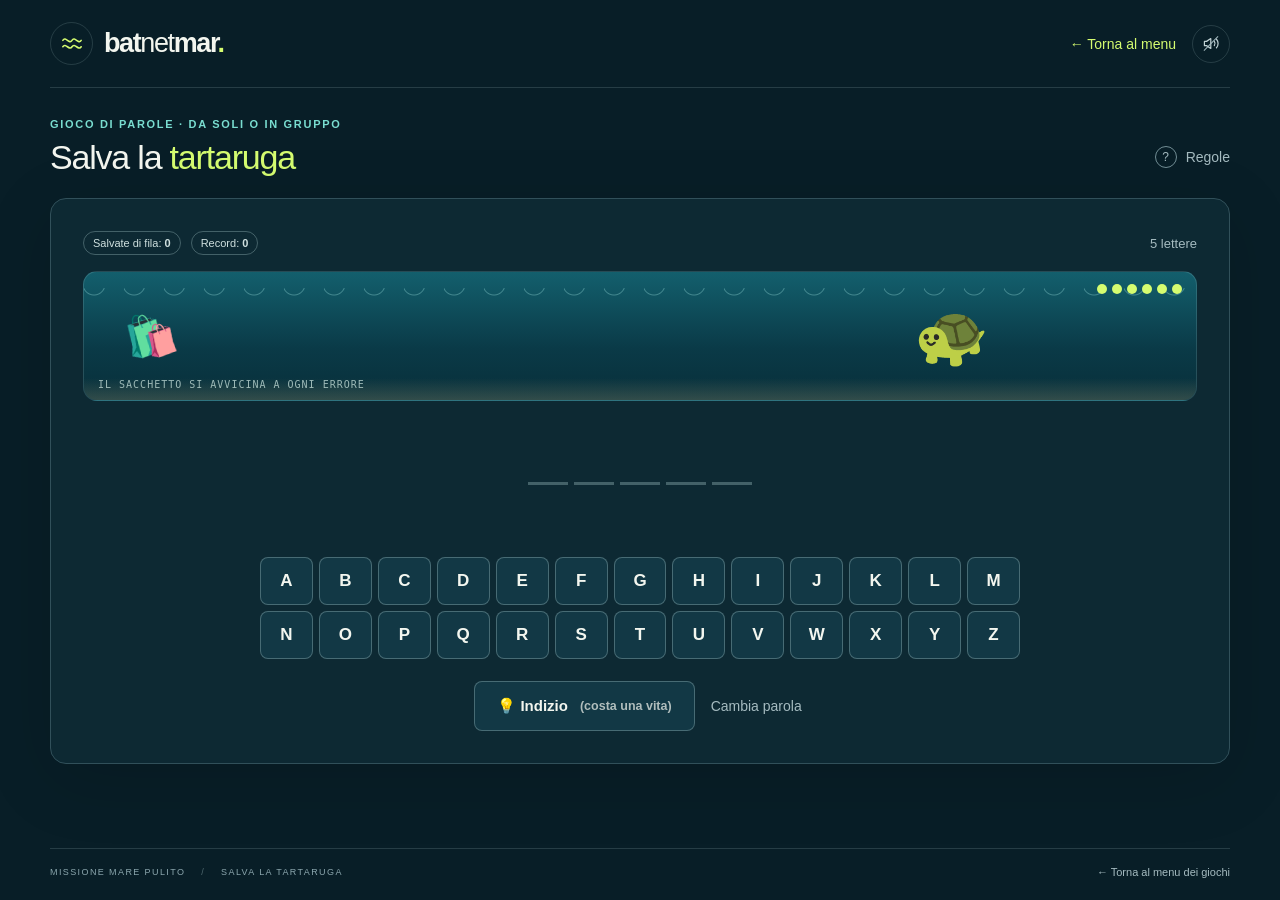
<file: tartaruga.html>
<!doctype html>
<html lang="it">
<head>
  <meta charset="utf-8">
  <meta name="viewport" content="width=device-width,initial-scale=1">
  <meta name="theme-color" content="#081f28">
  <meta name="description" content="Salva la tartaruga: indovina la parola del mare lettera per lettera prima che il sacchetto di plastica la raggiunga.">
  <title>Salva la tartaruga — Missione Mare Pulito</title>
  <link rel="icon" type="image/svg+xml" href="data:image/svg+xml,%3Csvg xmlns='http://www.w3.org/2000/svg' viewBox='0 0 32 32'%3E%3Crect width='32' height='32' rx='9' fill='%23081f28'/%3E%3Cpath d='M6 13q5-6 10 0t10 0M6 21q5-6 10 0t10 0' fill='none' stroke='%23d5fc70' stroke-width='3'/%3E%3C/svg%3E">
  <link rel="stylesheet" href="./giochi/giochi.css">
  <script src="./giochi/comune.js" defer></script>
  <script src="./giochi/dati/carte-taboo.js" defer></script>
  <script src="./giochi/tartaruga.js" defer></script>
</head>
<body>
  <svg class="icon-library" aria-hidden="true" xmlns="http://www.w3.org/2000/svg"><defs>
    <symbol id="i-wave" viewBox="0 0 24 24"><path d="M2 8c3-5 7 5 10 0s7 5 10 0M2 15c3-5 7 5 10 0s7 5 10 0"/></symbol>
    <symbol id="i-arrow" viewBox="0 0 24 24"><path d="M4 12h15m-6-6 6 6-6 6"/></symbol>
    <symbol id="i-sound" viewBox="0 0 24 24"><path d="m11 5-6 4H2v6h3l6 4V5Zm5 4a5 5 0 0 1 0 6m3-9a9 9 0 0 1 0 12"/></symbol>
    <symbol id="i-close" viewBox="0 0 24 24"><path d="m6 6 12 12M6 18 18 6"/></symbol>
  </defs></svg>

  <header class="site-header wrap">
    <a class="brand" href="./index.html" aria-label="Missione Mare Pulito, menu dei giochi"><span class="brand-icon"><svg><use href="#i-wave"/></svg></span><span>bat<span class="brand-light">net</span>mar<span class="brand-dot">.</span></span></a>
    <div class="header-actions"><a class="back-link" href="./index.html">← <span class="long">Torna al </span>menu</a><button class="icon-button is-muted" id="soundButton" aria-label="Attiva i suoni" aria-pressed="false"><svg><use href="#i-sound"/></svg></button></div>
  </header>

  <main class="wrap">
    <div class="page-heading"><div><span class="eyebrow">GIOCO DI PAROLE · DA SOLI O IN GRUPPO</span><h1>Salva la <em>tartaruga</em></h1></div><button class="help-button" data-open="rulesDialog"><span aria-hidden="true">?</span> Regole</button></div>

    <section class="panel" aria-label="Salva la tartaruga">
      <div class="screen" id="playScreen">
        <h2 class="visually-hidden">Indovina la parola</h2>
        <div class="hang-top">
          <div class="hang-stats"><span class="chip">Salvate di fila: <strong id="streak">0</strong></span><span class="chip">Record: <strong id="best">0</strong></span></div>
          <span class="muted" id="wordInfo" style="font-size:13px"></span>
        </div>
        <div class="sea-track" id="track" aria-hidden="true">
          <div class="lives" id="lives"></div>
          <span class="track-trash" id="trash"><span class="trash-item">🛍️</span></span>
          <span class="track-turtle">🐢</span>
          <span class="track-label">IL SACCHETTO SI AVVICINA A OGNI ERRORE</span>
        </div>
        <p class="visually-hidden" id="livesText" aria-live="polite"></p>
        <div class="word" id="word" aria-label="Parola da indovinare"></div>
        <div class="hints" id="hints"></div>
        <div id="guessArea">
          <div class="keyboard" id="keyboard" aria-label="Lettere"></div>
          <div class="hang-actions"><button class="btn btn-soft" id="hintButton">💡 Indizio <small style="opacity:.7">(costa una vita)</small></button><button class="text-button" id="skipButton">Cambia parola</button></div>
        </div>
        <div class="hang-result" id="result" hidden aria-live="polite"></div>
      </div>
    </section>
  </main>

  <footer class="wrap"><span>MISSIONE MARE PULITO <span class="footer-separator">/</span> SALVA LA TARTARUGA</span><a href="./index.html">← Torna al menu dei giochi</a></footer>

  <dialog id="rulesDialog" aria-labelledby="rulesTitle">
    <button class="dialog-close icon-button" data-close aria-label="Chiudi"><svg><use href="#i-close"/></svg></button>
    <span class="eyebrow">COME SI GIOCA</span>
    <h2 id="rulesTitle">Una lettera alla volta.</h2>
    <ul>
      <li>Indovina la parola del mare scegliendo una lettera alla volta, con i tasti sullo schermo o con la tastiera.</li>
      <li>Ogni lettera sbagliata avvicina il sacchetto di plastica alla tartaruga. Hai <strong>6 vite</strong>.</li>
      <li>L’<strong>indizio</strong> mostra una parola collegata, ma costa una vita.</li>
      <li>Le lettere accentate si indovinano con la lettera semplice: la A vale anche per À.</li>
    </ul>
    <p class="dialog-note">In gruppo: a turno, ognuno propone una lettera. Le parole sono le stesse del Taboo del Mare.</p>
  </dialog>
</body>
</html>
</file>
<file: giochi/giochi.css>
/* Bat net mar — stile condiviso del menu e dei mini giochi (stessa grafica di Missione Mare Vivo). */
:root{color-scheme:dark;--bg:#081e27;--panel:#0d2933;--panel-2:#123845;--panel-3:#0a2530;--text:#f3f6ef;--muted:#a5bbc0;--lime:#d5fc70;--aqua:#79ddd0;--coral:#ffb898;--red:#ff8f80;--sun:#ffd66e;--ink:#173326;--paper:#f3f6ef;--paper-ink:#0b2530;--line:rgba(191,224,225,.16);--line-2:rgba(191,224,225,.3);font-family:Arial,Helvetica,sans-serif;font-size:16px}
*{box-sizing:border-box}
html{-webkit-text-size-adjust:100%}
body{margin:0;background:var(--bg);color:var(--text);min-height:100vh;min-height:100dvh;display:flex;flex-direction:column}
button,input{font:inherit;color:inherit}
button{cursor:pointer;border:0;background:none;padding:0;touch-action:manipulation;-webkit-tap-highlight-color:transparent}
button:disabled{cursor:default;opacity:.4}
a{color:var(--aqua);-webkit-tap-highlight-color:transparent}
button:focus-visible,a:focus-visible,input:focus-visible,[tabindex]:focus-visible{outline:3px solid var(--lime);outline-offset:3px}
h2[tabindex="-1"]:focus{outline:none}
[hidden]{display:none!important}
svg{width:22px;height:22px;fill:none;stroke:currentColor;stroke-width:1.7;stroke-linecap:round;stroke-linejoin:round}
.icon-library{position:absolute;width:0;height:0;overflow:hidden}
.visually-hidden{position:absolute;width:1px;height:1px;overflow:hidden;clip:rect(0 0 0 0);white-space:nowrap}

/* Intestazione e piè di pagina */
.wrap{width:min(1180px,calc(100% - 64px));margin:0 auto}
.site-header{height:88px;display:flex;align-items:center;justify-content:space-between;gap:16px;border-bottom:1px solid var(--line)}
.brand{display:flex;align-items:center;gap:11px;font-size:27px;font-weight:800;letter-spacing:-1.4px;color:var(--text);text-decoration:none;flex-shrink:0}
.brand-light{font-weight:400}.brand-dot{color:var(--lime)}
.brand-icon{color:var(--lime);border:1px solid var(--line);width:43px;height:43px;display:grid;place-items:center;border-radius:50%}
.brand-icon svg{width:28px}
.header-caption{font-size:11px;letter-spacing:2px;color:var(--muted)}
.header-actions{display:flex;align-items:center;gap:16px}
.back-link{color:var(--lime);text-decoration:none;font-size:14px;padding:8px 0;white-space:nowrap}
.back-link:hover{text-decoration:underline}
.icon-button{display:grid;place-items:center;border:1px solid var(--line);width:38px;height:38px;border-radius:50%;color:#c1d2d5;flex-shrink:0;position:relative}
.icon-button svg{width:17px;height:17px}
.is-muted:after{content:'';position:absolute;width:20px;height:1px;background:var(--muted);transform:rotate(-45deg)}
main{flex:1}
footer{border-top:1px solid var(--line);margin-top:40px;padding:17px 0 22px;display:flex;justify-content:space-between;align-items:center;gap:16px}
footer>span{font-size:9px;letter-spacing:1.4px;color:#8ca7ae}
footer a{font-size:11px;color:var(--muted);text-decoration:none}
footer a:hover{color:var(--text)}
.footer-separator{padding:0 12px;color:#506a70}

/* Titoli e testi */
.eyebrow{display:block;font-size:11px;letter-spacing:1.7px;color:var(--aqua);font-weight:600}
.page-heading{display:flex;align-items:flex-end;justify-content:space-between;gap:16px;padding:30px 0 22px}
h1{font-size:34px;font-weight:500;letter-spacing:-1.2px;margin:9px 0 0;line-height:1.1}
h1 em,h2 em{font-style:normal;color:var(--lime)}
.help-button{color:var(--muted);display:flex;gap:9px;align-items:center;font-size:14px;white-space:nowrap;padding:8px 0}
.help-button>span{border:1px solid #718d94;border-radius:50%;width:22px;height:22px;display:grid;place-items:center;font-size:12px}
.muted{color:var(--muted)}
.field-label{display:block;font-size:11px;letter-spacing:1.4px;color:var(--muted);font-weight:600;margin:0 0 10px;text-transform:uppercase}

/* Pulsanti */
.btn{display:inline-flex;align-items:center;justify-content:center;gap:12px;min-height:50px;padding:14px 22px;border-radius:8px;font-size:15px;font-weight:600;text-decoration:none;line-height:1.2;text-align:center;transition:filter .15s,transform .1s}
.btn svg{width:18px;height:18px}
.btn:hover:not(:disabled){filter:brightness(1.08)}
.btn:active:not(:disabled){transform:translateY(1px)}
.btn-primary{background:var(--lime);color:var(--ink)}
.btn-ghost{border:1px solid var(--line-2);color:var(--text)}
.btn-good{background:var(--lime);color:var(--ink)}
.btn-bad{background:var(--coral);color:#3d1a0e}
.btn-soft{background:var(--panel-2);border:1px solid var(--line-2);color:var(--text)}
.text-button{color:var(--muted);font-size:14px;padding:8px 4px;display:inline-flex;align-items:center;gap:6px}
.text-button:hover:not(:disabled){color:var(--text)}
kbd{font:10px ui-monospace,monospace;padding:2px 5px;display:inline-block;border:1px solid currentColor;border-radius:3px;min-width:18px;text-align:center;opacity:.6}

/* Pannello di gioco e schermate */
.panel{border:1px solid #31505a;border-radius:16px;background:var(--panel);box-shadow:0 16px 70px #0002;position:relative;overflow:hidden}
.screen{padding:32px;position:relative}
.screen-title{font-size:30px;font-weight:500;letter-spacing:-1px;margin:10px 0 8px;line-height:1.15}
.screen-lead{color:#c3dadd;line-height:1.6;margin:0 0 24px;max-width:640px}
.actions{display:flex;flex-wrap:wrap;gap:12px;align-items:center;margin-top:26px}
.form-error{color:var(--coral);font-size:14px;margin:12px 0 0;min-height:1em}

/* Modulo di preparazione */
.setup-grid{display:grid;grid-template-columns:1fr 1fr;gap:18px}
.setup-box{border:1px solid var(--line);border-radius:12px;padding:20px;background:var(--panel-3)}
.team-box{border-top:4px solid var(--team,var(--aqua))}
.text-input{width:100%;background:#071c24;border:1px solid var(--line-2);border-radius:8px;padding:11px 12px;font-size:16px;min-height:46px}
.text-input::placeholder{color:#7d979e}
.team-name-input{font-size:19px;font-weight:600;margin-bottom:18px}
.player-rows{display:grid;gap:8px}
.player-row{display:flex;gap:8px}
.remove-player{width:46px;flex:none;border:1px solid var(--line);border-radius:8px;color:var(--muted);font-size:20px}
.add-player{margin-top:10px;color:var(--aqua);font-size:14px;padding:8px 0}
.options{display:flex;flex-wrap:wrap;gap:22px 34px;margin-top:24px}
.seg{border:0;padding:0;margin:0;min-width:0}
.seg legend{padding:0;float:left;width:100%}
.seg-options{display:flex;flex-wrap:wrap;gap:6px;clear:both}
.seg input{position:absolute;opacity:0;pointer-events:none}
.seg label{border:1px solid var(--line-2);border-radius:999px;padding:9px 15px;font-size:14px;cursor:pointer;min-height:42px;display:inline-flex;align-items:center;user-select:none}
.seg input:checked+label{background:var(--lime);color:var(--ink);border-color:var(--lime);font-weight:600}
.seg input:focus-visible+label{outline:3px solid var(--lime);outline-offset:3px}
.resume-box{display:flex;flex-wrap:wrap;align-items:center;justify-content:space-between;gap:12px;border:1px dashed var(--line-2);border-radius:12px;padding:14px 18px;margin-bottom:22px;background:#d5fc700a}
.resume-box p{margin:0;font-size:14px;color:#c9dedd;line-height:1.5}

/* Squadre e classifiche */
.team-a{--team:var(--aqua)}.team-b{--team:var(--coral)}
.team-chip{display:inline-flex;align-items:center;gap:8px;font-size:12px;font-weight:700;letter-spacing:.6px;padding:6px 12px;border-radius:999px;background:var(--team,var(--aqua));color:#0a2129;text-transform:uppercase;max-width:100%;overflow:hidden;text-overflow:ellipsis;white-space:nowrap}
.board{display:grid;gap:22px;align-content:start}
.team-scores{display:grid;grid-template-columns:1fr 1fr;gap:10px}
.team-score{border:1px solid var(--line);border-top:4px solid var(--team);border-radius:12px;padding:14px 16px;background:var(--panel-3);min-width:0}
.team-score span{display:block;font-size:13px;color:var(--muted);white-space:nowrap;overflow:hidden;text-overflow:ellipsis}
.team-score strong{display:block;font-size:42px;font-weight:500;letter-spacing:-1px;font-variant-numeric:tabular-nums;margin-top:4px;line-height:1.05}
.team-score em{font-style:normal;font-size:10px;letter-spacing:1.2px;color:var(--team);font-weight:700;text-transform:uppercase}
.team-score.is-active{background:#ffffff0c;box-shadow:inset 0 0 0 1px var(--team)}
.rank-list{list-style:none;margin:0;padding:0;display:grid;gap:4px}
.rank-list li{display:grid;grid-template-columns:30px minmax(0,1fr) auto;gap:10px;align-items:center;padding:9px 12px;border-radius:8px;background:#ffffff07}
.rank-list li.is-first{background:#d5fc7014;box-shadow:inset 0 0 0 1px #d5fc7040}
.rank-pos{font:12px ui-monospace,monospace;color:var(--muted)}
.rank-name{overflow:hidden;text-overflow:ellipsis;white-space:nowrap;font-size:15px}
.rank-name small{color:var(--muted);font-size:12px;margin-left:6px}
.rank-points{font-variant-numeric:tabular-nums;font-weight:700;font-size:15px;text-align:right}
.rank-points small{display:block;font-weight:400;font-size:11px;color:var(--muted)}
.dot{width:9px;height:9px;border-radius:50%;background:var(--team,var(--aqua));display:inline-block;margin-right:8px;vertical-align:1px}
.status{font-size:10px;letter-spacing:.8px;text-transform:uppercase;font-weight:700;border-radius:999px;padding:3px 7px;margin-left:8px;vertical-align:2px}
.status.playing{background:#79ddd022;color:var(--aqua)}
.status.retired{background:#ffd66e22;color:var(--sun)}
.status.out{background:#ff8f8022;color:var(--red)}
.status.done{background:#d5fc7022;color:var(--lime)}

/* Momento del passaggio di turno */
.two-cols{display:grid;grid-template-columns:minmax(0,1.2fr) minmax(0,1fr);gap:36px;align-items:start}
.turn-call{font-size:clamp(40px,6vw,64px);font-weight:600;letter-spacing:-2px;margin:14px 0 6px;line-height:1.02;overflow-wrap:anywhere}
.turn-hint{display:flex;gap:14px;align-items:flex-start;border:1px solid var(--line);border-radius:12px;padding:14px 16px;background:#ffffff06;font-size:14px;line-height:1.6;color:#c9dedd;margin:22px 0 0}
.turn-hint>span:first-child{font-size:24px;line-height:1.2}
.turn-hint strong{color:var(--text)}

/* Finale */
.end-hero{text-align:center;padding:10px 0 26px}
.end-hero .trophy{font-size:64px;line-height:1;display:block;margin-bottom:8px}
.end-hero .screen-title{color:var(--lime);font-size:clamp(30px,4vw,42px)}
.end-hero p{color:#c3dadd;margin:0;line-height:1.6}
.end-board{max-width:560px;margin:0 auto}
.end-hero+.end-board+.actions,.end-actions{justify-content:center}
.confetti{position:absolute;inset:0;pointer-events:none;overflow:hidden}
.confetti span{position:absolute;top:-20px;font-size:22px;animation:fall 2.6s ease-in forwards}

/* Toast */
.toast{position:fixed;left:50%;bottom:24px;transform:translate(-50%,12px);max-width:min(560px,calc(100% - 32px));background:#062834f5;border:1px solid #accbca55;border-radius:10px;padding:12px 18px;font-size:14px;line-height:1.5;color:#e6f6ee;opacity:0;pointer-events:none;transition:opacity .2s,transform .2s;z-index:50;text-align:center;box-shadow:0 10px 40px #0006}
.toast.visible{opacity:1;transform:translate(-50%,0)}

/* Finestre */
dialog{border:1px solid #43656c;background:#0d2a34;color:var(--text);border-radius:16px;padding:34px;width:min(560px,calc(100% - 30px));max-height:85vh;box-shadow:0 20px 100px #0006}
dialog::backdrop{background:#00161dcc;backdrop-filter:blur(6px)}
.dialog-close{position:absolute;right:15px;top:15px}
dialog h2{font-size:28px;letter-spacing:-1px;font-weight:500;margin:14px 40px 20px 0}
dialog h3{font-size:16px;font-weight:600;color:var(--lime);margin:22px 0 8px}
dialog p,dialog li{font-size:15px;line-height:1.7;color:#c0d6d7}
dialog ul{padding-left:20px;margin:0}
.dialog-note{border-top:1px solid var(--line);padding-top:16px;font-size:13px!important}

/* ===== Menu dei giochi ===== */
.hub-hero{position:relative;isolation:isolate;border-radius:18px;overflow:hidden;margin-top:28px;padding:56px 52px;min-height:360px;display:flex;align-items:center;background:#075361 radial-gradient(ellipse at 85% 0%,#258f93,transparent 60%);background-size:cover;background-position:center;border:1px solid #31505a}
.hub-hero.has-art{background-image:url('../assets/ocean.png')}
.hub-hero:before{content:'';position:absolute;inset:0;z-index:-1;background:linear-gradient(90deg,#032938f2,#032938a0 55%,#03293810)}
.hub-hero:after{content:'';position:absolute;inset:0;z-index:-1;opacity:.16;background-image:linear-gradient(#c6ffff1a 1px,transparent 1px),linear-gradient(90deg,#c6ffff1a 1px,transparent 1px);background-size:80px 80px;mask-image:linear-gradient(90deg,black,transparent);-webkit-mask-image:linear-gradient(90deg,black,transparent)}
.hub-hero h1{font-size:clamp(40px,5.2vw,66px);line-height:1.03;letter-spacing:-2.5px;font-weight:500;margin:22px 0 20px}
.hub-hero p{max-width:480px;color:#c3dadd;line-height:1.7;margin:0 0 28px;font-size:16px}
.hub-hero .hero-meta{display:block;font-size:10px;letter-spacing:1.3px;color:#a4bfc7;margin-top:16px}
.hub-hero .hero-meta span{color:var(--lime);padding:0 8px}
.section-head{display:flex;align-items:flex-end;justify-content:space-between;gap:16px;margin:44px 0 18px}
.section-head h2{font-size:26px;font-weight:500;letter-spacing:-.8px;margin:8px 0 0}
.section-head p{color:var(--muted);font-size:14px;margin:0;max-width:420px;line-height:1.6}
.game-grid{display:grid;grid-template-columns:repeat(3,minmax(0,1fr));gap:18px}
.game-card{--accent:var(--lime);--glow:#d5fc7040;display:flex;flex-direction:column;text-decoration:none;color:inherit;border:1px solid #31505a;border-radius:16px;background:var(--panel);overflow:hidden;transition:transform .2s,border-color .2s,box-shadow .2s}
.game-card:hover{transform:translateY(-3px);border-color:var(--accent);box-shadow:0 18px 50px #0004}
.game-card:focus-visible{outline:3px solid var(--accent);outline-offset:4px}
.card-art{height:158px;position:relative;display:grid;place-items:center;background:radial-gradient(circle at 70% 25%,var(--glow),transparent 62%),linear-gradient(160deg,#0f4453,#082a35);overflow:hidden}
.card-art:after{content:'';position:absolute;inset:0;opacity:.18;background-image:linear-gradient(#c6ffff1a 1px,transparent 1px),linear-gradient(90deg,#c6ffff1a 1px,transparent 1px);background-size:32px 32px}
.card-emoji{font-size:68px;line-height:1;filter:drop-shadow(0 10px 12px #0006);transition:transform .3s;position:relative;z-index:1}
.card-emoji small{font-size:38px;margin-left:-8px;vertical-align:top}
.game-card:hover .card-emoji{transform:scale(1.08) rotate(-4deg)}
.card-num{position:absolute;top:14px;left:16px;font:11px ui-monospace,monospace;color:#cfe3e1;z-index:1}
.card-badge{position:absolute;top:12px;right:14px;font-size:9px;letter-spacing:1.2px;padding:5px 9px;border-radius:999px;background:var(--accent);color:#0a2129;font-weight:700;z-index:1}
.card-body{padding:20px 22px 20px;display:flex;flex-direction:column;flex:1}
.card-body h3{font-size:21px;font-weight:600;letter-spacing:-.5px;margin:0 0 8px}
.card-body p{color:var(--muted);font-size:14px;line-height:1.6;margin:0 0 16px;flex:1}
.card-meta{display:flex;flex-wrap:wrap;gap:6px;margin-bottom:18px}
.chip{font-size:11px;border:1px solid var(--line-2);border-radius:999px;padding:5px 9px;color:#cfe0df;white-space:nowrap}
.card-cta{display:flex;justify-content:space-between;align-items:center;font-weight:600;color:var(--accent);font-size:14px;border-top:1px solid var(--line);padding-top:14px}
.card-cta svg{width:18px;height:18px;transition:transform .2s}
.game-card:hover .card-cta svg{transform:translateX(4px)}
.game-card.featured{grid-column:span 2;flex-direction:row}
.game-card.featured .card-art{height:auto;min-height:100%;flex:1.1;background:#075361 url('../assets/ocean.png') center/cover}
.game-card.featured .card-art:before{content:'';position:absolute;inset:0;background:linear-gradient(90deg,#03293830,#032938c0)}
.game-card.featured .card-body{flex:1;padding:28px}
.game-card.featured h3{font-size:26px}
.tips{display:grid;grid-template-columns:repeat(3,minmax(0,1fr));gap:18px;margin-top:18px}
.tip{display:flex;gap:13px;align-items:flex-start;padding:18px;border:1px solid var(--line);border-radius:12px}
.tip-number{font:11px ui-monospace,monospace;display:grid;place-items:center;width:33px;height:33px;flex:none;border:1px solid #395b5d;border-radius:50%;color:var(--aqua)}
.tip strong{display:block;font-weight:500;font-size:14px;margin-bottom:6px}
.tip span{color:var(--muted);font-size:13px;line-height:1.55}

/* ===== Taboo ===== */
.play-top{display:flex;align-items:center;justify-content:space-between;gap:12px;margin-bottom:12px}
.timer{display:flex;align-items:baseline;gap:3px;font-variant-numeric:tabular-nums}
.timer strong{font-size:46px;font-weight:600;letter-spacing:-1px;line-height:1}
.timer span{color:var(--muted);font-size:15px}
.is-urgent .timer strong{color:var(--coral)}
.turn-points{font-size:13px;color:var(--muted);text-align:right;white-space:nowrap}
.turn-points strong{display:block;font-size:22px;color:var(--text);font-variant-numeric:tabular-nums}
.time-bar{height:6px;border-radius:6px;background:#28464d;overflow:hidden;margin-bottom:24px}
.time-bar span{display:block;height:100%;width:100%;background:var(--lime);transform-origin:left;transition:transform .12s linear}
.is-urgent .time-bar span{background:var(--coral)}
.taboo-stage{position:relative;max-width:440px;margin:0 auto}
.taboo-card{background:var(--paper);color:var(--paper-ink);border-radius:18px;padding:22px 26px 14px;box-shadow:0 20px 50px #0006;text-align:center;border-top:12px solid var(--team,var(--aqua))}
.card-label{display:block;font-size:10px;letter-spacing:1.8px;font-weight:700;color:#557178}
.card-label.bad{color:#a13b28;margin-top:4px}
.taboo-word{font-size:clamp(28px,6.5vw,40px);font-weight:800;letter-spacing:-.5px;margin:8px 0 16px;line-height:1.08;overflow-wrap:anywhere;hyphens:auto}
.taboo-list{list-style:none;margin:8px 0 0;padding:0}
.taboo-list li{padding:9px 0;border-top:1px dashed #0b253033;font-size:19px;font-weight:600;color:#9c2f22}
.anim-in{animation:card-in .28s ease-out}
.flash{position:absolute;left:50%;top:44%;transform:translate(-50%,-50%);font-size:34px;font-weight:800;pointer-events:none;opacity:0;white-space:nowrap;text-shadow:0 4px 20px #000a;z-index:3}
.flash.show{animation:flash .8s ease-out}
.flash.good{color:var(--lime)}.flash.bad{color:var(--coral)}.flash.neutral{color:#e6f6ee}
.play-actions{display:grid;grid-template-columns:1fr 1fr 1.35fr;gap:10px;max-width:560px;margin:24px auto 0}
.play-actions .btn{min-height:70px;flex-direction:column;gap:4px;font-size:17px;padding:10px}
.play-actions small{font-weight:500;opacity:.75;font-size:12px}
.play-secondary{display:flex;justify-content:center;gap:24px;margin-top:14px}
.keys-hint{text-align:center;font-size:11px;color:#7d979e;margin:10px 0 0}
.pause-layer{position:absolute;inset:0;background:#032531f7;display:flex;flex-direction:column;align-items:center;justify-content:center;gap:10px;z-index:6;text-align:center;padding:24px}
.pause-layer h3{font-size:30px;font-weight:500;margin:10px 0 4px}
.pause-layer p{color:var(--muted);margin:0 0 18px}
.result-list{list-style:none;padding:0;margin:0;display:grid;grid-template-columns:repeat(auto-fill,minmax(230px,1fr));gap:8px}
.result-item{width:100%;display:flex;justify-content:space-between;align-items:center;gap:12px;text-align:left;padding:12px 14px;border-radius:10px;border:1px solid var(--line);background:#ffffff07;min-height:52px}
.result-item:hover{border-color:var(--line-2)}
.result-word{font-weight:700;font-size:14px;letter-spacing:.3px;overflow-wrap:anywhere}
.result-badge{font-size:12px;font-weight:700;border-radius:999px;padding:5px 9px;white-space:nowrap}
.result-item.ok .result-badge{background:#d5fc7026;color:var(--lime)}
.result-item.taboo .result-badge{background:#ffb89826;color:var(--coral)}
.result-item.pass .result-badge{background:#ffffff14;color:var(--muted)}
.summary-total{display:flex;align-items:baseline;gap:14px;margin:0 0 20px;flex-wrap:wrap}
.summary-total strong{font-size:52px;font-weight:600;letter-spacing:-1px;color:var(--lime);line-height:1}
.summary-total strong.negative{color:var(--coral)}
.summary-total span{color:#c3dadd}

/* ===== Quiz ===== */
.quiz-layout{display:grid;grid-template-columns:minmax(0,1fr) 250px;gap:30px;align-items:start}
.q-head{display:flex;flex-wrap:wrap;align-items:center;gap:10px 16px}
.q-meta{font-size:13px;color:var(--muted)}
.q-meta strong{color:var(--sun)}
.question{font-size:clamp(20px,2.5vw,27px);line-height:1.35;font-weight:500;margin:20px 0 24px;letter-spacing:-.3px}
.answers{display:grid;grid-template-columns:1fr 1fr;gap:10px}
.answer{display:flex;align-items:center;gap:12px;text-align:left;padding:14px 18px;border:1px solid #4b7883;border-radius:14px;background:linear-gradient(#134050,#0b2a35);min-height:62px;font-size:15px;line-height:1.35;position:relative;overflow:hidden;transition:background .2s,border-color .2s}
.answer:hover:not(:disabled){border-color:var(--sun)}
.answer:disabled{opacity:1;cursor:default}
.answer .letter{color:var(--sun);font:700 14px ui-monospace,monospace;flex:none}
.answer .poll{position:absolute;left:0;bottom:0;height:4px;background:var(--aqua);opacity:.9}
.answer .poll-value{margin-left:auto;font:700 13px ui-monospace,monospace;color:var(--aqua);padding-left:8px}
.answer.selected{background:var(--sun);border-color:var(--sun);color:#3a2a00}
.answer.selected .letter,.answer.selected .poll-value{color:#3a2a00}
.answer.pending{animation:pulse .5s ease-in-out infinite alternate}
.answer.correct{background:var(--lime);border-color:var(--lime);color:var(--ink)}
.answer.correct .letter,.answer.correct .poll-value{color:var(--ink)}
.answer.wrong{background:var(--red);border-color:var(--red);color:#3a1010}
.answer.wrong .letter{color:#3a1010}
.answer.removed{visibility:hidden}
.answer.dim{opacity:.45}
.confirm-bar{display:flex;flex-wrap:wrap;align-items:center;justify-content:space-between;gap:12px;margin-top:16px;padding:14px 16px;border-radius:12px;background:#ffd66e14;border:1px solid #ffd66e55}
.confirm-bar p{margin:0;font-weight:600;color:var(--sun)}
.confirm-bar div{display:flex;gap:10px;flex-wrap:wrap}
.confirm-bar .btn{min-height:44px;padding:10px 16px}
.lifelines{display:flex;flex-wrap:wrap;gap:8px;margin-top:22px;align-items:center}
.lifeline{border:1px solid var(--line-2);border-radius:999px;padding:9px 14px;font-size:13px;display:inline-flex;gap:8px;align-items:center;min-height:42px;background:#ffffff06}
.lifeline:hover:not(:disabled){border-color:var(--aqua)}
.lifeline.used{text-decoration:line-through}
.lifeline b{font:700 12px ui-monospace,monospace;color:var(--aqua)}
.retire{margin-left:auto}
.reveal{margin-top:20px;padding:18px;border-radius:12px;border:1px solid var(--line);background:#ffffff08}
.reveal h3{margin:0 0 6px;font-size:20px;font-weight:600}
.reveal.good h3{color:var(--lime)}.reveal.bad h3{color:var(--red)}.reveal.info h3{color:var(--sun)}
.reveal p{margin:0 0 6px;line-height:1.6;color:#c9dedd;font-size:14px}
.reveal .fact{display:flex;gap:10px;margin-top:12px;padding-top:12px;border-top:1px solid var(--line)}
.reveal .fact span{font-size:18px}
.reveal .btn{margin-top:14px}
.ladder{list-style:none;margin:0;padding:10px;border:1px solid var(--line);border-radius:12px;background:var(--panel-3);display:flex;flex-direction:column-reverse;gap:2px}
.ladder li{display:flex;justify-content:space-between;gap:10px;padding:6px 10px;border-radius:6px;font-size:13px;font-variant-numeric:tabular-nums;color:var(--muted)}
.ladder li b{font:12px ui-monospace,monospace;opacity:.7;font-weight:400}
.ladder li.safe{color:var(--text);font-weight:700}
.ladder li i{font-style:normal;color:var(--sun)}
.ladder li.done{color:var(--aqua)}
.ladder li.current{background:var(--sun);color:#3a2a00}
.ladder li.current i{color:#3a2a00}
.ladder-note{font-size:11px;color:var(--muted);margin:8px 2px 0;line-height:1.5}

.handoff-stats{display:flex;flex-wrap:wrap;gap:10px;margin-top:18px}
.stat{border:1px solid var(--line);border-radius:10px;padding:12px 14px;min-width:120px;background:#ffffff05}
.stat span{display:block;font-size:10px;letter-spacing:1.2px;color:var(--muted);text-transform:uppercase;margin-bottom:6px}
.stat strong{font-size:22px;font-weight:600;font-variant-numeric:tabular-nums}
.stat.gold strong{color:var(--sun)}

/* ===== Memory ===== */
.mem-bar{display:flex;flex-wrap:wrap;align-items:center;justify-content:space-between;gap:12px;margin-bottom:20px}
.mem-players{display:flex;flex-wrap:wrap;gap:8px}
.mem-player{border:1px solid var(--line);border-radius:999px;padding:7px 14px;font-size:14px;display:inline-flex;gap:10px;align-items:center;transition:background .2s}
.mem-player strong{font-variant-numeric:tabular-nums}
.mem-player.is-active{background:var(--lime);color:var(--ink);border-color:var(--lime);font-weight:600}
.mem-stats{font-size:13px;color:var(--muted);font-variant-numeric:tabular-nums}
.mem-grid{--cols:4;display:grid;grid-template-columns:repeat(var(--cols),minmax(0,1fr));gap:10px;max-width:720px;margin:0 auto;perspective:1200px}
.mem-grid[data-pairs="10"]{--cols:5;max-width:820px}
.mem-grid[data-pairs="6"]{max-width:620px}
.mem-card{aspect-ratio:4/5;position:relative;border-radius:12px;transform-style:preserve-3d;transition:transform .45s;display:block;width:100%}
.mem-card.flipped,.mem-card.matched{transform:rotateY(180deg)}
.mem-face{position:absolute;inset:0;border-radius:12px;backface-visibility:hidden;-webkit-backface-visibility:hidden;display:flex;flex-direction:column;align-items:center;justify-content:center;gap:6px;padding:8px;text-align:center}
.mem-back{background:radial-gradient(circle at 70% 20%,#258f9366,transparent 60%),linear-gradient(160deg,#0f4453,#082a35);border:1px solid var(--line-2);color:var(--lime)}
.mem-back svg{width:34%;height:auto;opacity:.8}
.mem-card:hover:not(.flipped):not(.matched) .mem-back{border-color:var(--lime)}
.mem-front{transform:rotateY(180deg);background:var(--paper);color:var(--paper-ink)}
.mem-emoji{font-size:clamp(28px,5vw,42px);line-height:1}
.mem-label{font-size:clamp(10px,1.35vw,13px);font-weight:700;line-height:1.2}
.mem-tag{font-size:8px;letter-spacing:.9px;font-weight:700;padding:3px 6px;border-radius:3px}
.mem-tag.mono{background:#ffd9c9;color:#8a2c14}
.mem-tag.reuse{background:#e3f9ad;color:#2d4a0c}
.mem-card.matched .mem-front{box-shadow:0 0 0 3px var(--lime),0 8px 20px #0005}
.mem-card.matched{cursor:default}
.mem-card.nope .mem-front{box-shadow:0 0 0 3px var(--coral)}
.swap-list{list-style:none;padding:0;margin:0;display:grid;grid-template-columns:repeat(auto-fill,minmax(260px,1fr));gap:8px}
.swap-list li{border:1px solid var(--line);border-radius:10px;padding:12px 14px;font-size:13px;line-height:1.5;color:#c9dedd;background:#ffffff05}
.swap-list strong{color:var(--text);display:block;margin-bottom:4px;font-size:14px}

/* ===== Salva la tartaruga ===== */
.sea-track{position:relative;height:130px;border-radius:14px;background:linear-gradient(180deg,#135f6d,#0a3a47 60%,#082f3a);overflow:hidden;border:1px solid var(--line)}
.sea-track:before{content:'';position:absolute;left:0;right:0;top:16px;height:10px;opacity:.35;background:radial-gradient(circle at 10px -4px,transparent 10px,#9fe4e0 11px,transparent 12px) 0 0/40px 10px repeat-x}
.sea-track:after{content:'';position:absolute;left:0;right:0;bottom:0;height:22px;background:linear-gradient(transparent,#d9c38a33)}
.track-turtle,.track-trash{position:absolute;top:50%;line-height:1;transition:left .6s cubic-bezier(.3,1.4,.5,1),transform .6s}
.track-turtle{left:78%;font-size:60px;transform:translate(-50%,-50%)}
.track-trash{left:6%;font-size:42px;transform:translate(-50%,-50%) rotate(-12deg)}
.track-trash .trash-item{display:block;animation:bob 2.6s ease-in-out infinite}
.sea-track.saved .track-turtle{left:112%;transition:left 1.6s ease-in}
.sea-track.caught .track-turtle{transform:translate(-50%,-50%) rotate(14deg)}
.track-label{position:absolute;left:14px;bottom:10px;font:10px ui-monospace,monospace;letter-spacing:1px;color:#dcf4ecb0;z-index:1}
.lives{position:absolute;right:14px;top:12px;display:flex;gap:5px;z-index:1}
.lives i{width:10px;height:10px;border-radius:50%;background:var(--lime);display:block}
.lives i.lost{background:transparent;box-shadow:inset 0 0 0 1px #ffffff55}
.hang-top{display:flex;flex-wrap:wrap;justify-content:space-between;gap:10px;align-items:center;margin-bottom:16px}
.hang-stats{display:flex;gap:10px;flex-wrap:wrap}
.word{display:flex;flex-wrap:wrap;justify-content:center;gap:12px 26px;margin:30px 0 14px;min-height:60px}
.word-group{display:flex;gap:6px}
.slot{width:clamp(22px,5.4vw,40px);height:clamp(36px,7.5vw,54px);border-bottom:3px solid var(--line-2);display:flex;align-items:flex-end;justify-content:center;font-size:clamp(20px,4.6vw,34px);font-weight:700;padding-bottom:4px;line-height:1}
.slot.revealed{border-color:var(--lime)}
.slot.missed{color:var(--coral);border-color:var(--coral)}
.slot.symbol{border-color:transparent;width:auto}
.hints{display:flex;flex-wrap:wrap;justify-content:center;gap:8px;min-height:34px;align-items:center;margin-bottom:18px}
.hints .chip{background:#79ddd014;border-color:#79ddd055;color:var(--aqua);font-size:13px}
.keyboard{display:grid;grid-template-columns:repeat(13,minmax(0,1fr));gap:6px;max-width:760px;margin:0 auto}
.key{min-height:48px;border-radius:8px;background:var(--panel-2);border:1px solid var(--line-2);font-weight:700;font-size:17px}
.key:hover:not(:disabled){border-color:var(--lime)}
.key.hit{background:var(--lime);color:var(--ink);border-color:var(--lime);opacity:1}
.key.miss{opacity:.25;text-decoration:line-through}
.hang-actions{display:flex;flex-wrap:wrap;justify-content:center;gap:12px;margin-top:22px}
.hang-result{text-align:center;margin-top:8px}
.hang-result h2{font-size:28px;font-weight:600;margin:0 0 6px}
.hang-result.win h2{color:var(--lime)}.hang-result.lose h2{color:var(--coral)}
.hang-result p{color:#c3dadd;margin:0 0 4px;line-height:1.6}

@keyframes card-in{from{opacity:0;transform:translateY(10px) scale(.97)}}
@keyframes flash{0%{opacity:0;transform:translate(-50%,-30%) scale(.8)}20%{opacity:1;transform:translate(-50%,-50%) scale(1.05)}100%{opacity:0;transform:translate(-50%,-110%) scale(1)}}
@keyframes pulse{to{background:#ffe9a8;border-color:#ffe9a8}}
@keyframes fall{to{transform:translateY(560px) rotate(260deg);opacity:0}}
@keyframes bob{50%{transform:translateY(-5px) rotate(4deg)}}

@media(max-width:1000px){
  .game-grid{grid-template-columns:repeat(2,minmax(0,1fr))}
  .tips{grid-template-columns:1fr}
  .quiz-layout{grid-template-columns:1fr}
  .quiz-layout .ladder-aside{display:none}
  .two-cols{grid-template-columns:1fr;gap:28px}
}
@media(max-width:760px){
  .wrap{width:calc(100% - 32px)}
  .site-header{height:72px}
  .brand{font-size:24px}.brand-icon{width:36px;height:36px}
  .header-caption{display:none}
  .page-heading{padding:22px 0 16px}
  h1{font-size:27px}
  .eyebrow{font-size:9px}
  .screen{padding:20px 16px}
  .screen-title{font-size:25px}
  .setup-grid{grid-template-columns:1fr}
  .setup-box{padding:16px}
  .options{gap:18px}
  .hub-hero{padding:34px 22px;min-height:0;margin-top:18px;background-position:65% center}
  .hub-hero h1{letter-spacing:-1.6px}
  .game-grid{grid-template-columns:1fr}
  .game-card.featured{grid-column:auto;flex-direction:column}
  .game-card.featured .card-art{min-height:170px}
  .game-card.featured .card-body{padding:20px 22px}
  .section-head{flex-direction:column;align-items:flex-start;margin-top:34px}
  .answers{grid-template-columns:1fr}
  .answer{min-height:54px;padding:12px 16px}
  .retire{margin-left:0}
  .play-actions .btn{min-height:64px;font-size:15px}
  .taboo-card{padding:18px 18px 10px}
  .taboo-list li{font-size:17px;padding:8px 0}
  .keyboard{grid-template-columns:repeat(7,minmax(0,1fr))}
  .key{min-height:46px}
  .mem-grid[data-pairs="10"]{--cols:4}
  .mem-grid{gap:7px}
  .mem-face{padding:5px;gap:4px}
  .mem-tag{font-size:7px;padding:2px 4px;letter-spacing:.4px}
  .keys-hint{display:none}
  .team-score strong{font-size:34px}
  footer{flex-direction:column;align-items:flex-start;gap:10px}
  dialog{padding:26px 22px}
  dialog h2{font-size:24px}
}
@media(max-width:420px){
  .back-link .long{display:none}
  .timer strong{font-size:38px}
  .play-actions{gap:7px}
  .play-actions .btn{font-size:14px;padding:8px 6px}
  .summary-total strong{font-size:42px}
  .turn-call{letter-spacing:-1px}
}
@media(prefers-reduced-motion:reduce){*,*:before,*:after{animation:none!important;transition:none!important}}
.hub-hero .hero-sub{display:block;font-size:clamp(20px,2.3vw,28px);letter-spacing:-.4px;line-height:1.3;color:var(--text);margin-top:14px;font-weight:400;max-width:560px}
@media(max-width:760px){.end-actions,.hang-actions{flex-direction:column;align-items:stretch}.end-actions .btn,.hang-actions .btn{width:100%}}
</file>
<file: style.css>
:root{color-scheme:dark;--bg:#081e27;--panel:#0d2933;--text:#f3f6ef;--muted:#a5bbc0;--lime:#d5fc70;--aqua:#79ddd0;--line:rgba(191,224,225,.16);font-family:Arial,Helvetica,sans-serif;font-size:16px}
*{box-sizing:border-box}body{margin:0;background:var(--bg);color:var(--text)}button,a{-webkit-tap-highlight-color:transparent}button{font:inherit;color:inherit;cursor:pointer}button:disabled{cursor:default;opacity:.4}button:focus-visible,a:focus-visible{outline:3px solid var(--lime);outline-offset:5px}button{touch-action:manipulation}button svg,svg{width:22px;height:22px;fill:none;stroke:currentColor;stroke-width:1.7;stroke-linecap:round;stroke-linejoin:round}button{border:0}button:hover:not(:disabled){filter:brightness(1.12)}[hidden]{display:none!important}.icon-library{position:absolute;width:0;height:0;overflow:hidden}.site-header,main,footer{width:min(1320px,calc(100% - 80px));margin:auto}.site-header{height:99px;display:flex;align-items:center;justify-content:space-between;border-bottom:1px solid var(--line)}.brand{display:flex;align-items:center;gap:11px;font-size:27px;font-weight:800;letter-spacing:-1.4px;color:var(--text);text-decoration:none}.brand-light{font-weight:400}.brand-dot{color:var(--lime)}.brand-icon{color:var(--lime);border:1px solid var(--line);width:43px;height:43px;display:grid;place-items:center;border-radius:50%}.brand-icon svg{width:28px}.header-caption{font-size:11px;letter-spacing:2px;color:var(--muted)}.text-button{background:none;padding:8px 0;color:var(--muted);font-size:14px}.text-button span{margin-left:12px;color:var(--lime)}.mission-heading{display:flex;align-items:center;justify-content:space-between;padding:32px 0 25px}.eyebrow{display:block;font-size:11px;letter-spacing:1.7px;color:var(--aqua);font-weight:600}h1{font-size:31px;font-weight:500;letter-spacing:-1.2px;margin:9px 0 0}h1 em{font-style:normal;color:var(--lime)}.help-button{background:none;color:var(--muted);display:flex;gap:9px;align-items:center;font-size:14px}.help-button>span{border:1px solid #718d94;border-radius:50%;width:20px;height:20px;display:grid;place-items:center;font-size:12px}.game-shell{border:1px solid #31505a;border-radius:16px;overflow:hidden;background:var(--panel);box-shadow:0 16px 70px #0002}.instrument-bar{height:87px;display:flex;align-items:center;padding:0 26px;gap:38px}.timer-wrap{display:flex;gap:11px;align-items:center;min-width:170px}.timer-icon{font-size:34px;color:var(--lime);line-height:1}.instrument-label{display:block;font-size:10px;letter-spacing:1.45px;color:var(--muted);margin-bottom:7px;white-space:nowrap}.instrument strong,.timer-wrap strong{font-size:27px;font-weight:500;letter-spacing:-.8px;font-variant-numeric:tabular-nums;line-height:1}.instrument small,.bio-line strong span{font-size:15px;color:var(--muted);letter-spacing:0}.score-instrument{border-left:1px solid var(--line);padding-left:34px}.plastic-instrument{margin-left:auto}.bio-instrument{min-width:190px}.bio-line{display:flex;align-items:center;gap:15px}.meter{height:4px;background:#28464d;border-radius:8px;width:80px;overflow:hidden}.meter>span{display:block;width:100%;height:100%;background:var(--lime);transition:width .4s}.instrument-actions{display:flex;gap:7px}.icon-button{display:grid;place-items:center;background:transparent;border:1px solid var(--line);width:35px;height:35px;border-radius:50%;color:#c1d2d5;flex-shrink:0}.icon-button svg{width:16px;height:16px}.is-muted{position:relative}.is-muted:after{content:'';position:absolute;width:20px;height:1px;background:var(--muted);transform:rotate(-45deg)}
.ocean{height:510px;position:relative;isolation:isolate;overflow:hidden;background-color:#075361;background-image:radial-gradient(ellipse at 85% 0%,#258f93,transparent 60%);background-size:cover;background-position:center;outline:none;touch-action:pan-y}.ocean.has-art{background-image:url('./assets/ocean.png')}.ocean-shade{position:absolute;inset:0;z-index:-1;background:linear-gradient(90deg,#032d42a1,#00394c0a 85%),linear-gradient(0deg,#042c3ba3,transparent 25%,transparent 80%,#042c3b70)}.sea-grid{position:absolute;inset:0;z-index:-1;opacity:.16;background-image:linear-gradient(#c6ffff1a 1px,transparent 1px),linear-gradient(90deg,#c6ffff1a 1px,transparent 1px);background-size:80px 80px;mask-image:linear-gradient(90deg,black,transparent)}.map-label{position:absolute;left:26px;top:23px;display:flex;align-items:center;gap:8px;font:10px ui-monospace,SFMono-Regular,Consolas,monospace;letter-spacing:1px;color:#dbede9;z-index:4;pointer-events:none}.live-dot{width:5px;height:5px;background:var(--lime);border-radius:50%}.coordinates{position:absolute;top:21px;right:25px;text-align:right;font:11px/1.6 ui-monospace,monospace;color:#e2f3edb3;pointer-events:none}.coordinates span{font-size:9px;letter-spacing:1.5px}.map-bottom{position:absolute;bottom:18px;left:26px;right:26px;display:flex;justify-content:space-between;align-items:center;pointer-events:none;font:10px ui-monospace,monospace;letter-spacing:.8px;color:#dcf4ecb0}.compass{font-size:17px;color:#d6e8e3}.start-screen{position:absolute;inset:0;z-index:10;background:linear-gradient(90deg,#032938e6,transparent 89%);display:flex;align-items:center;padding:35px 48px;pointer-events:none}.start-copy{pointer-events:auto;max-width:530px}.mission-number{color:var(--aqua);font-size:10px;font-weight:600;letter-spacing:2px}.mission-number>span{padding:0 9px;opacity:.5}.start-copy h2{font-size:clamp(38px,4vw,59px);line-height:1.05;letter-spacing:-2.5px;font-weight:500;margin:26px 0 20px}.start-copy h2 em{font-style:normal;color:var(--lime)}.start-copy p{font-size:16px;line-height:1.7;color:#c3dadd;margin:0 0 27px}.primary-button{background:var(--lime);color:#173326;display:inline-flex;align-items:center;justify-content:center;gap:30px;font-size:14px;font-weight:600;padding:17px 22px;border-radius:6px;min-height:49px;box-shadow:0 3px 15px #0001}.primary-button svg{width:19px;height:19px}.start-meta{display:block;font-size:9px;letter-spacing:1.25px;margin-top:15px;color:#a4bfc7}.start-meta>span{padding:0 8px;color:var(--lime)}.start-callout{position:absolute;left:65%;top:50%;display:flex;gap:12px;padding:16px;color:#edfff5;transform:rotate(-3deg);background:#06393c90;border:1px solid #9de2c966;border-radius:5px;backdrop-filter:blur(8px)}.start-callout>svg{color:var(--lime);width:27px;height:27px}.start-callout span{font-size:8px;letter-spacing:1.2px;color:var(--lime);display:block;margin-bottom:8px}.start-callout strong{font-size:13px;font-weight:500}.start-callout p{font-size:11px;line-height:1.6;margin:8px 0 0;color:#b7d6d1}.start-map-note{position:absolute;right:30px;bottom:29px;font:9px ui-monospace,monospace;letter-spacing:1.5px;color:#a5d1ce}.boat{position:absolute;left:70%;top:40%;z-index:3;transform:translate(-50%,-50%);pointer-events:none}.boat-emoji{display:block;font-size:57px;filter:drop-shadow(0 8px 6px #002a4266);transform:rotate(-18deg)}.boat-ring{position:absolute;inset:-13px -15px 4px;border:1px solid #b6edcd33;border-radius:50%;box-shadow:0 0 0 13px #b6edcd0b}.boat-name{display:block;font:8px ui-monospace,monospace;letter-spacing:1px;background:#063545ce;border-radius:3px;padding:4px 7px;white-space:nowrap;text-align:center;color:#d6eee9}.items-layer,.effects-layer{position:absolute;inset:0;pointer-events:none}.sea-item{position:absolute;transform:translate(-50%,-50%);width:61px;height:61px;padding:0;display:grid;place-items:center;pointer-events:auto;background:transparent;border-radius:50%;font-size:34px;filter:drop-shadow(0 4px 5px #003a4755);transition:box-shadow .2s;line-height:1}.sea-item:hover{background:#ffffff16;box-shadow:0 0 0 1px #ffffff50}.sea-item:focus-visible{outline-offset:1px}.item-symbol{display:block;transform:rotate(var(--tilt));pointer-events:none;animation:bob 3s ease-in-out infinite;animation-delay:var(--delay)}.item-label{position:absolute;top:59px;left:50%;transform:translateX(-50%);white-space:nowrap;font-size:10px;font-weight:600;letter-spacing:.4px;background:#0d2933ee;color:var(--lime);padding:5px 7px;border:1px solid #d5fc7070;border-radius:3px;pointer-events:none;display:none}.scanning .sea-item{outline:1px solid #d5fc70a0;border-radius:6px;background:#d5fc700b}.scanning .sea-item.life{outline-color:#72e5ec}.scanning .life .item-label{color:#a8f6ed;border-color:#72e5ec66}.scanning .item-label{display:block}.sea-item.expiring:after{content:'';width:5px;height:5px;background:#ffb777;border-radius:50%;position:absolute;bottom:4px;right:5px}.target-marker{position:absolute;transform:translate(-50%,-50%);width:70px;height:70px;border:1px dashed var(--lime);border-radius:50%;pointer-events:none;animation:target 6s linear infinite}.floating-text{position:absolute;transform:translate(-50%,-50%);color:var(--lime);font-size:22px;font-weight:600;animation:float-up 1.1s ease-out forwards;z-index:6;text-shadow:0 2px 8px #00252c}.floating-text.bad{color:#ffb898}.toast{position:absolute;bottom:52px;left:50%;max-width:calc(100% - 32px);text-align:center;transform:translate(-50%,8px);border:1px solid #accbca44;border-radius:6px;padding:10px 16px;background:#062834ee;color:#e6f6ee;font-size:13px;z-index:8;opacity:0;transition:opacity .2s,transform .2s;pointer-events:none}.toast.visible{opacity:1;transform:translate(-50%,0)}.scan-status{position:absolute;top:19px;left:50%;transform:translateX(-50%);display:flex;align-items:center;gap:6px;font-size:10px;letter-spacing:.7px;color:var(--lime);white-space:nowrap;z-index:5}.scan-status svg{width:16px;height:16px}.scan-status span{color:#ddf2e9;font-size:9px;letter-spacing:0}.ocean.scanning:after{content:'';position:absolute;inset:0;pointer-events:none;z-index:-1;background:linear-gradient(transparent 49%,#c6ff9833 50%,transparent 51%);background-size:100% 200%;animation:scan 3s linear infinite}.control-deck{display:flex;align-items:center;justify-content:space-between;padding:20px 26px;gap:15px;min-height:84px}.control-tip{display:flex;align-items:center;gap:13px}.cursor-symbol{font-size:31px;color:var(--aqua);align-self:flex-start}.control-tip strong{display:block;font-size:13px;font-weight:500;margin-bottom:7px}.control-tip>div>span{font-size:11px;color:var(--muted)}kbd{font:10px ui-monospace,monospace;padding:2px 5px;display:inline-block;border:1px solid #8ab0b038;border-radius:3px;min-width:18px;text-align:center;color:#b8ccca;margin-left:3px}.game-buttons{display:flex;gap:10px}.scan-button,.collect-button{min-height:43px;padding:10px 15px;border-radius:5px;font-size:13px;display:flex;align-items:center;justify-content:center;gap:9px;white-space:nowrap}.scan-button{background:var(--lime);color:#19332a}.scan-button svg{width:18px;height:18px}.scan-button kbd{border-color:#385c3250;color:#385c32}.collect-button{background:none;border:1px solid var(--line);color:#d3e2df}.impact-strip{display:flex;align-items:center;justify-content:space-between;padding:28px 6px 31px;gap:25px}.impact-strip>div{display:flex;gap:13px;align-items:center}.impact-number{font:11px ui-monospace,monospace;display:grid;place-items:center;width:33px;height:33px;border:1px solid #395b5d;border-radius:50%;color:var(--aqua)}.impact-strip p{margin:0}.impact-strip strong{display:block;font-weight:500;font-size:14px;margin-bottom:6px}.impact-strip p>span{color:var(--muted);font-size:12px}.strip-link{color:#4b7579;font-size:20px}footer{border-top:1px solid var(--line);padding:17px 0 22px;display:flex;justify-content:space-between;align-items:center}footer>span{font-size:9px;letter-spacing:1.4px;color:#8ca7ae}.footer-separator{padding:0 12px;color:#506a70}footer .text-button{font-size:11px}.overlay-screen{position:absolute;inset:0;z-index:20;display:flex;justify-content:center;align-items:center;background:#032531c9;backdrop-filter:blur(12px);padding:22px}.overlay-card{text-align:center}.overlay-card h2{font-size:38px;letter-spacing:-1.5px;font-weight:500;margin:20px 0 12px}.overlay-card p{color:var(--muted);margin-bottom:26px}.result-card{max-width:660px;text-align:center}.result-card h2{font-size:36px;font-weight:500;letter-spacing:-1px;margin:13px 0 9px;color:var(--lime)}.result-card>p{font-size:14px;line-height:1.5;color:#c9dedd;margin:0}.result-stats{display:flex;justify-content:center;gap:50px;margin:25px 0}.result-stats strong{display:block;font-size:34px;font-weight:500;letter-spacing:-1px}.result-stats span{display:block;font-size:11px;color:var(--muted);margin-top:6px}.health-message{display:flex;align-items:center;gap:15px;text-align:left;background:#92ccbb0a;border:1px solid var(--line);border-radius:8px;padding:13px 17px;max-width:535px;margin:auto}.health-message svg{flex-shrink:0;color:var(--aqua);width:27px;height:27px}.health-message p{font-size:12px;color:#b6cccb;line-height:1.6;margin:0}.health-message strong{color:var(--text);font-weight:500}.result-actions{display:flex;justify-content:center;gap:22px;align-items:center;margin-top:22px}.result-actions .primary-button{padding:14px 17px;gap:14px}.result-actions .text-button{font-size:12px}.result-note{display:block;font-size:9px;color:#9cbbb9;margin-top:15px}dialog{border:1px solid #43656c;background:#0d2a34;color:var(--text);border-radius:16px;padding:35px;width:min(540px,calc(100% - 30px));max-height:85vh;box-shadow:0 20px 100px #0006}dialog::backdrop{background:#00161dcc;backdrop-filter:blur(6px)}.dialog-close{position:absolute;right:15px;top:15px}dialog h2{font-size:29px;letter-spacing:-1px;font-weight:500;margin:15px 35px 23px 0}dialog h3{font-size:16px;font-weight:600;color:var(--lime);margin:23px 0 8px}dialog p,dialog li{font-size:15px;line-height:1.7;color:#c0d6d7}dialog ul{padding-left:20px}dialog a{color:var(--aqua)}.dialog-note{border-top:1px solid var(--line);padding-top:16px;font-size:13px!important}.help-steps{display:grid;gap:17px}.help-step{display:flex;gap:14px}.help-step>span{font-size:25px;min-width:30px}.help-step p{margin:0;font-size:14px}.help-step strong{color:var(--text)}.dialog-play{margin-top:25px}.urgent #timeValue{color:#ffc1a0}
@keyframes bob{50%{translate:0 -4px;rotate:4deg}}@keyframes target{to{rotate:360deg}}@keyframes float-up{to{translate:0 -45px;opacity:0}}@keyframes scan{from{background-position:0 100%}to{background-position:0 -100%}}
@media(min-width:1500px){.ocean{height:560px}.start-copy h2{font-size:64px}}
@media(max-width:1100px){.site-header,main,footer{width:calc(100% - 40px)}.instrument-bar{gap:23px;padding:0 20px}.timer-wrap{min-width:130px}.score-instrument{padding-left:22px}.bio-instrument{min-width:145px}.meter{width:45px}.instrument-label{font-size:9px}.start-callout{left:auto;right:30px}.start-copy h2{font-size:48px}.control-tip strong{font-size:12px}.control-deck{padding:18px}.control-tip>div>span{font-size:10px}.impact-strip{gap:12px}.impact-strip p>span{font-size:11px}.strip-link{display:none}.header-caption{font-size:9px}.scan-status span{display:none}}
@media(max-width:760px){.site-header,main,footer{width:calc(100% - 28px)}.site-header{height:74px}.brand{font-size:25px}.brand-icon{width:36px;height:36px}.header-caption{display:none}.mission-heading{padding:24px 0 18px}.eyebrow{font-size:9px}h1{font-size:26px}.help-button{font-size:12px;gap:6px}.help-button>span{width:18px;height:18px}.game-shell{border-radius:12px}.instrument-bar{height:77px;padding:0 14px;gap:16px}.timer-wrap{min-width:auto;gap:7px}.timer-icon{font-size:26px}.instrument-label{font-size:8px;letter-spacing:.65px}.instrument strong,.timer-wrap strong{font-size:23px}.score-instrument{padding-left:14px}.bio-instrument{min-width:auto}.bio-line{gap:8px}.meter{width:30px}.instrument-actions{gap:5px}.instrument-actions .icon-button{width:29px;height:29px}.plastic-instrument{display:none}.ocean{height:535px;background-position:65% center}.map-label{top:17px;left:16px;font-size:8px}.coordinates{right:16px;font-size:9px}.coordinates span{font-size:8px}.start-screen{padding:24px;align-items:flex-start;padding-top:87px;background:linear-gradient(90deg,#032938ed,#03293822)}.start-copy h2{font-size:48px;letter-spacing:-2px}.start-copy p{font-size:15px}.start-callout{left:24px;right:auto;top:auto;bottom:57px;transform:none;border:0;padding:0;background:none;backdrop-filter:none}.start-callout p{display:none}.start-callout>svg{width:25px;height:25px}.start-callout strong{font-size:12px}.start-map-note{display:none}.boat{left:82%;top:73%}.boat-emoji{font-size:45px}.map-bottom{bottom:16px;left:16px;right:16px;font-size:8px;letter-spacing:.3px}.control-deck{flex-direction:column;align-items:stretch;padding:15px;gap:15px}.control-tip{justify-content:center}.control-tip strong{font-size:12px}.control-tip>div>span{font-size:10px}.cursor-symbol{font-size:25px}.game-buttons{display:grid;grid-template-columns:1fr 1.2fr}.collect-button,.scan-button{min-height:46px}.impact-strip{align-items:flex-start;gap:15px;padding:23px 2px}.impact-strip>div{gap:8px;flex-direction:column;align-items:flex-start;flex:1}.impact-number{width:26px;height:26px;font-size:9px}.impact-strip strong{font-size:12px;line-height:1.4}.impact-strip p>span{display:block;font-size:11px;line-height:1.5}.footer-separator{padding:0 5px}footer{gap:15px;align-items:flex-start}footer>span{font-size:8px;line-height:1.8;max-width:180px;letter-spacing:.8px}footer .text-button{font-size:10px;padding-top:0}.sea-item{width:55px;height:55px;font-size:32px}.item-label{top:51px;font-size:9px;padding:4px}.scan-status{top:43px;font-size:9px}.result-stats{gap:26px;margin:22px 0}.result-stats strong{font-size:28px}.result-stats span{font-size:10px}.result-card h2{font-size:30px}.result-card>p{font-size:12px}.result-actions{flex-direction:column;gap:8px;margin-top:17px}.result-note{font-size:8px}.health-message{padding:12px;gap:10px}.health-message p{font-size:11px}.toast{bottom:47px;width:max-content;font-size:12px}.overlay-screen{padding:20px}.overlay-card h2{font-size:31px}}
@media(max-width:390px){.instrument-bar{gap:12px}.timer-icon{display:none}.instrument-actions #soundButton{display:none}.bio-line .meter{display:none}.instrument-actions{margin-left:auto}.start-copy h2{font-size:42px}.mission-number{font-size:9px}.start-meta{font-size:8px}.mission-heading .help-button{font-size:0}.help-button>span{font-size:12px}}
@media(prefers-reduced-motion:reduce){*,*:before,*:after{animation:none!important;transition:none!important}}

@media(max-width:480px){.timer-icon{display:none}.instrument-actions #soundButton{display:none}.bio-line .meter{display:none}.instrument-bar{gap:12px}.instrument-actions{margin-left:auto}.control-tip strong{font-size:13px;line-height:1.4}.start-copy h2{font-size:42px}.start-screen{padding-top:76px}.start-callout{bottom:40px}.map-label{max-width:62%;line-height:1.5}.coordinates{font-size:8px}.scan-status{top:49px}.start-meta{font-size:8px}.result-stats{gap:20px}.instrument-label{letter-spacing:.5px}}
.header-actions{display:flex;align-items:center;gap:22px}.games-link{color:var(--lime);text-decoration:none;font-size:14px;padding:8px 0}.result-actions .games-link{font-size:12px;color:var(--lime)}
@media(max-width:480px){.games-link-long{display:none}.header-actions{gap:14px}}
/* Su schermi bassi la scheda dei risultati scorre invece di essere tagliata. */
.overlay-screen{overflow-y:auto;overscroll-behavior:contain}.overlay-screen>.result-card,.overlay-screen>.overlay-card{margin:auto}
</file>
